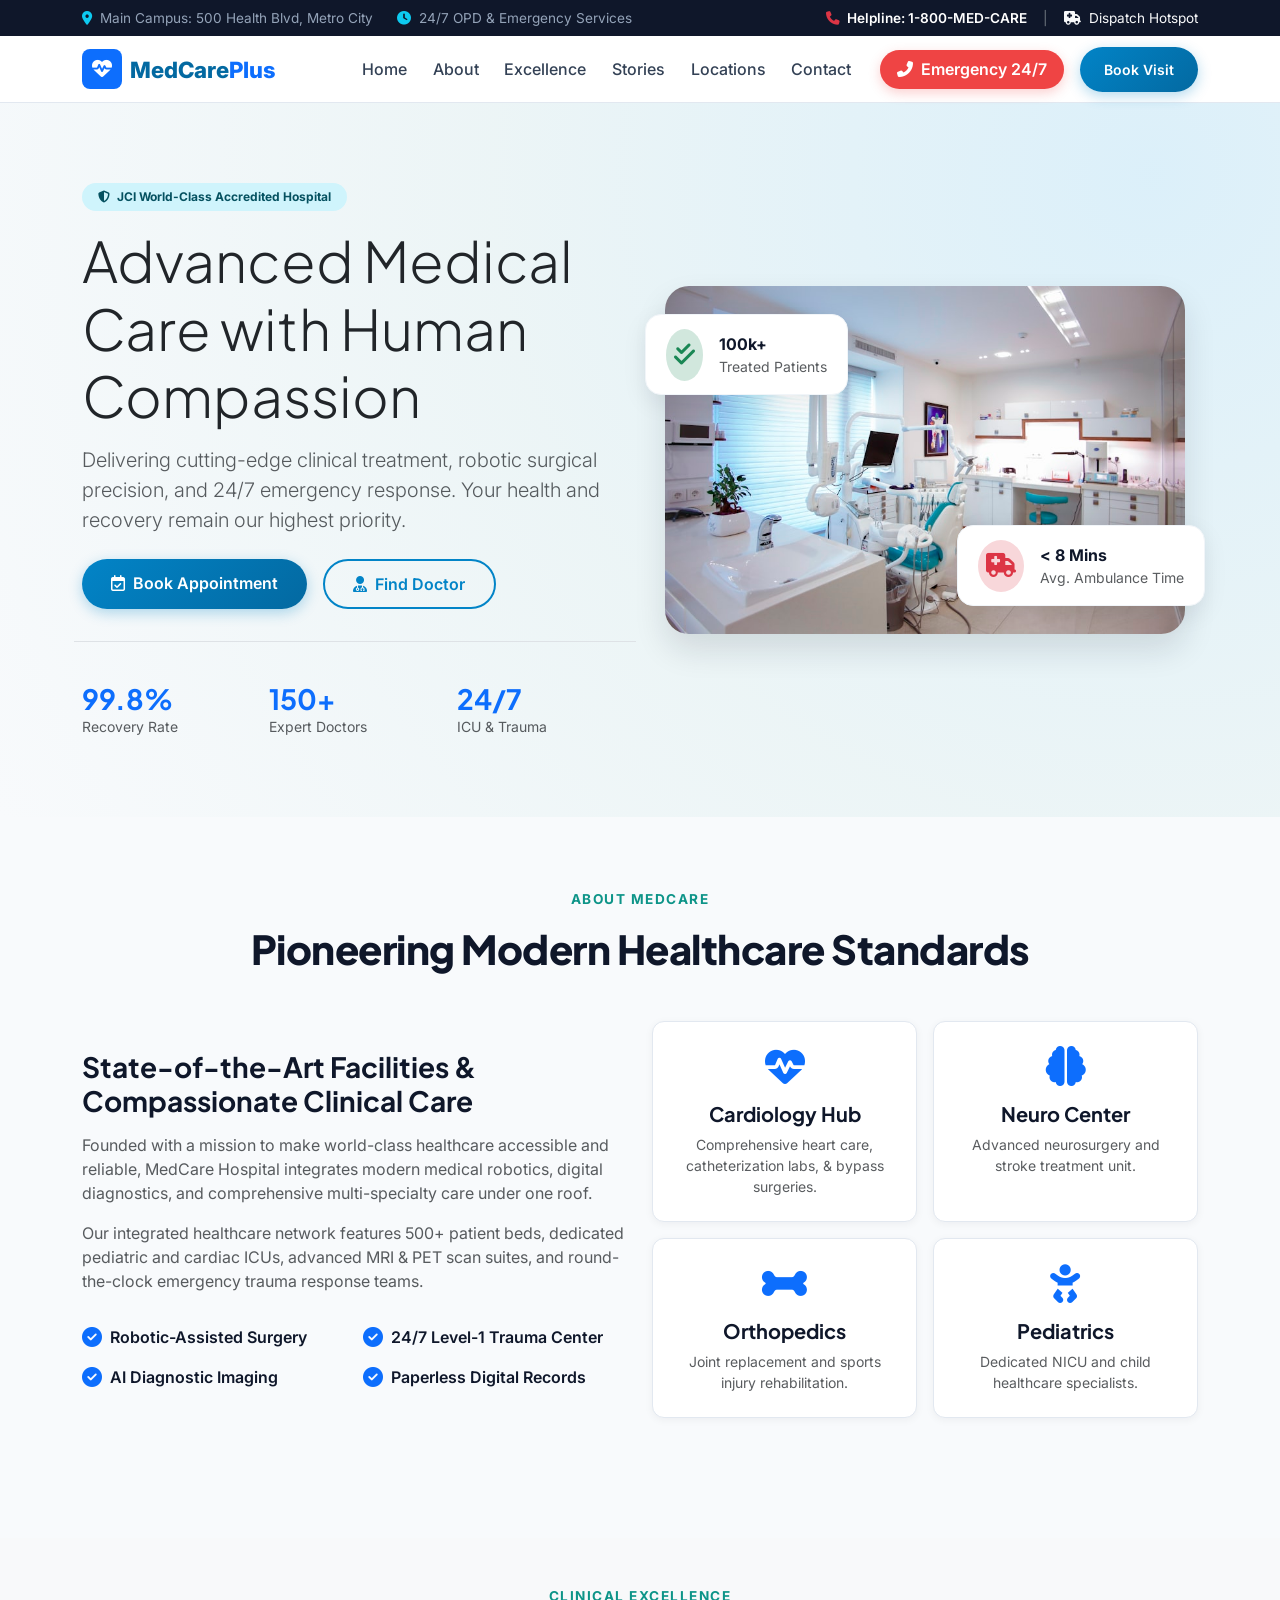
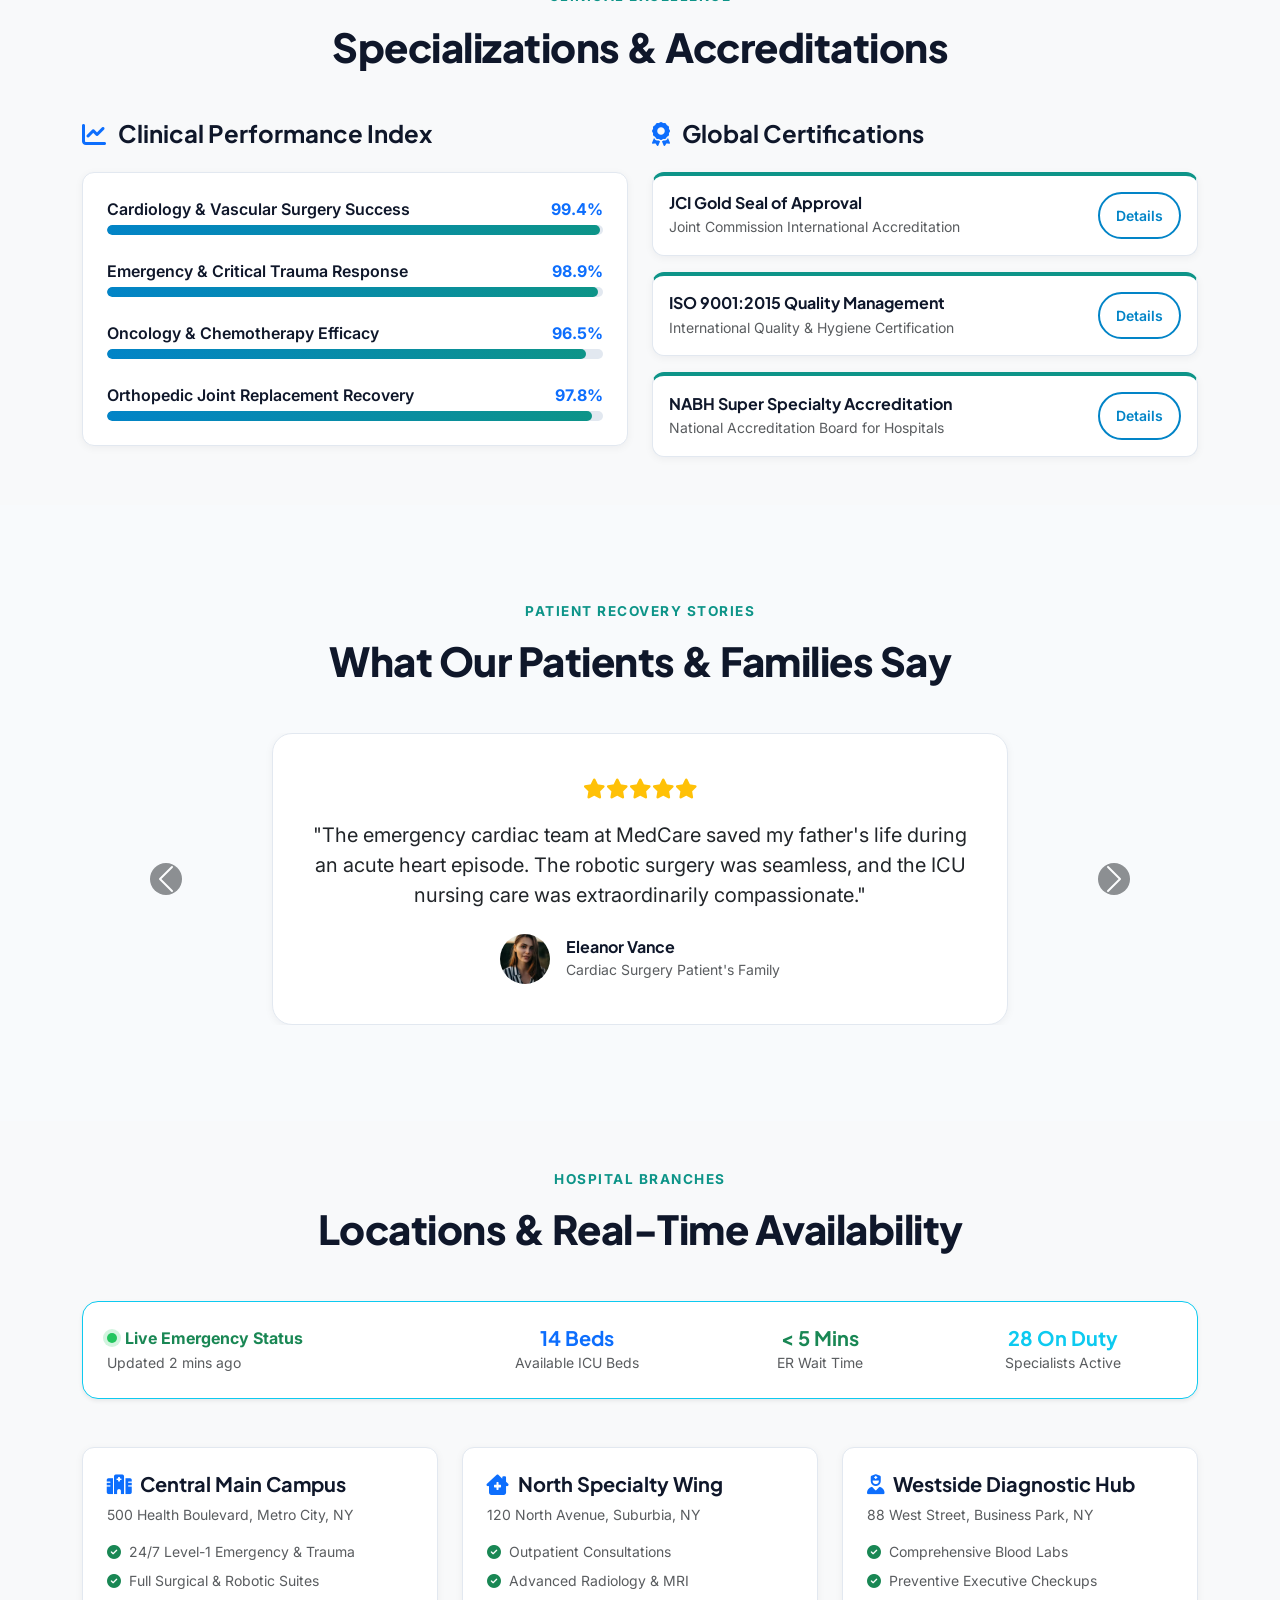
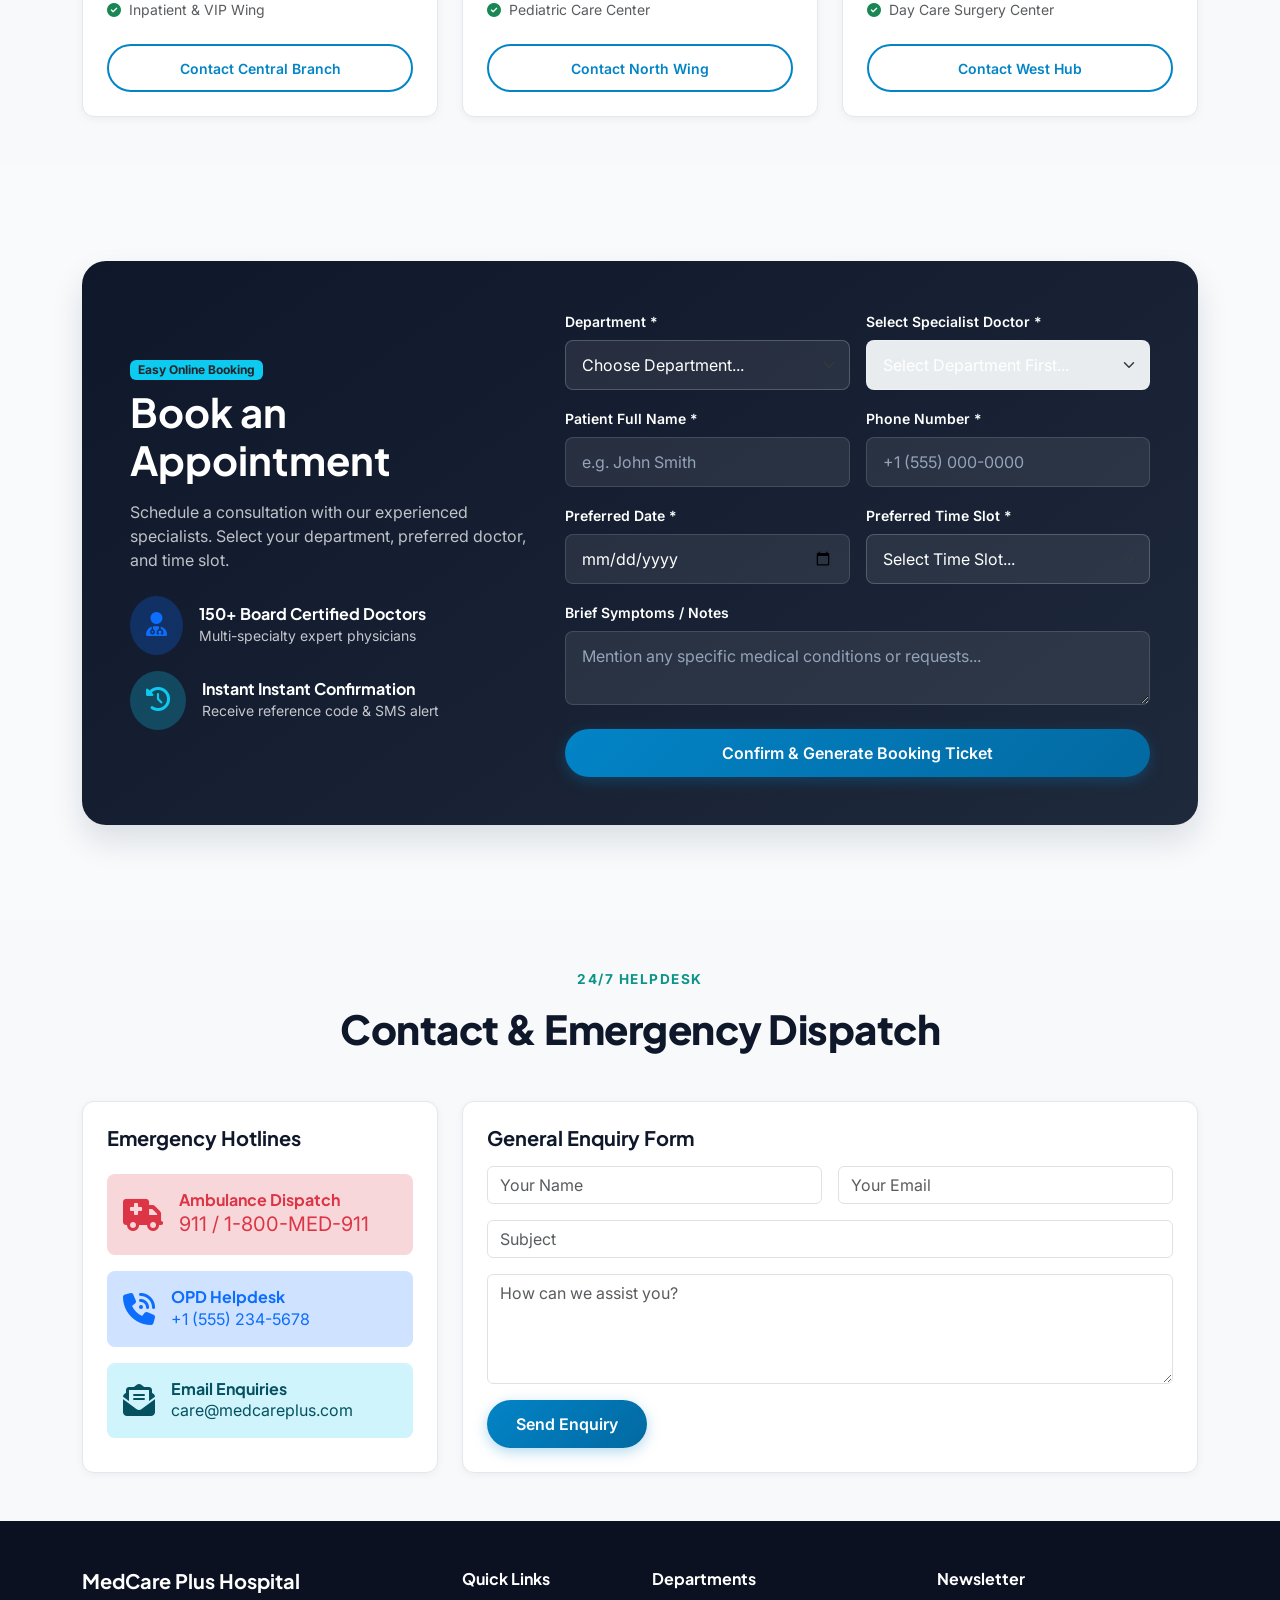
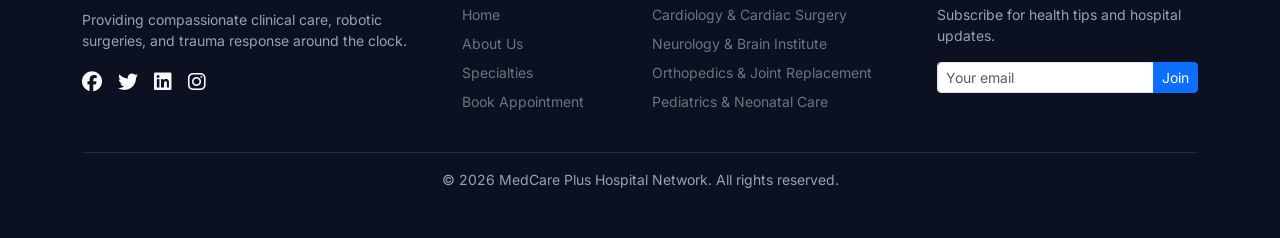
<file: index.html>
<!DOCTYPE html>
<html lang="en">
<head>
    <meta charset="UTF-8">
    <meta name="viewport" content="width=device-width, initial-scale=1.0">
    <title>MedCare Hospital | Advanced Healthcare & Medical Management</title>
    
    <!-- Google Fonts: Inter & Plus Jakarta Sans -->
    <link rel="preconnect" href="https://fonts.googleapis.com">
    <link rel="preconnect" href="https://fonts.gstatic.com" crossorigin>
    <link href="https://fonts.googleapis.com/css2?family=Plus+Jakarta+Sans:wght@400;500;600;700;800&family=Inter:wght@300;400;500;600;700&display=swap" rel="stylesheet">
    
    <!-- Bootstrap 5.3 CSS CDN -->
    <link href="https://cdn.jsdelivr.net/npm/bootstrap@5.3.2/dist/css/bootstrap.min.css" rel="stylesheet">
    
    <!-- FontAwesome 6 Icons CDN -->
    <link rel="stylesheet" href="https://cdnjs.cloudflare.com/ajax/libs/font-awesome/6.4.2/css/all.min.css">

    <link rel="stylesheet" href="./css/style.css">

</head>
        <body data-bs-spy="scroll" data-bs-target="#mainNavbar" data-bs-offset="100">

        <div class="top-bar py-2 d-none d-md-block">
            <div class="container d-flex justify-content-between align-items-center">
                <div class="d-flex gap-4">
                    <span><i class="fa-solid fa-location-dot text-info me-2"></i>Main Campus: 500 Health Blvd, Metro City</span>
                    <span><i class="fa-solid fa-clock text-info me-2"></i>24/7 OPD & Emergency Services</span>
                </div>
                <div class="d-flex gap-3">
                    <a href="tel:+15552345678" class="text-white text-decoration-none fw-semibold"><i class="fa-solid fa-phone me-1 text-danger"></i> Helpline: 1-800-MED-CARE</a>
                    <span class="text-secondary">|</span>
                    <a href="./contact.html" class="text-light text-decoration-none"><i class="fa-solid fa-ambulance me-1"></i> Dispatch Hotspot</a>
                </div>
            </div>
        </div>

    <nav id="mainNavbar" class="navbar navbar-expand-lg sticky-top navbar-custom">
        <div class="container">
            <a class="navbar-brand d-flex align-items-center gap-2" href="#hero">
                <span class="bg-primary text-white p-2 rounded-3 fs-5 d-inline-flex align-items-center justify-content-center" style="width: 40px; height: 40px;">
                    <i class="fa-solid fa-heart-pulse"></i>
                </span>
                <span>MedCare<span class="text-primary">Plus</span></span>
            </a>
            
            <div class="d-flex align-items-center gap-2 d-lg-none">
                <a href="tel:911" class="btn btn-emergency btn-sm"><i class="fa-solid fa-phone-flip"></i> 24/7</a>
                <button class="navbar-toggler border-0" type="button" data-bs-toggle="collapse" data-bs-target="#navbarContent">
                    <span class="navbar-toggler-icon"></span>
                </button>
            </div>

            <div class="collapse navbar-collapse" id="navbarContent">
                <ul class="navbar-nav ms-auto align-items-center me-lg-3">
                    <li class="nav-item"><a class="nav-link" href="./index.html">Home</a></li>
                    <li class="nav-item"><a class="nav-link" href="./about.html">About</a></li>
                    <li class="nav-item"><a class="nav-link" href="./skills.html">Excellence</a></li>
                    <li class="nav-item"><a class="nav-link" href="./testimonials.html">Stories</a></li>
                    <li class="nav-item"><a class="nav-link" href="./branches.html">Locations</a></li>
                    <li class="nav-item"><a class="nav-link" href="./contact.html">Contact</a></li>
                </ul>
                <div class="d-none d-lg-flex align-items-center gap-2">
                    <a href="./contact.html" class="btn btn-emergency me-2"><i class="fa-solid fa-phone-flip me-1"></i> Emergency 24/7</a>
                    <a href="./booking.html" class="btn btn-primary-med btn-sm px-4">Book Visit</a>
                </div>
            </div>
        </div>
    </nav>

    <section id="hero" class="hero-section">
        <div class="container">
            <div class="row align-items-center gy-5">
                <div class="col-lg-6 text-center text-lg-start">
                    <span class="badge bg-info-subtle text-info-emphasis fw-bold px-3 py-2 rounded-pill mb-3">
                        <i class="fa-solid fa-shield-halved me-1"></i> JCI World-Class Accredited Hospital
                    </span>
                    <h1 class="display-4 fw-extrabold text-dark mb-3">
                        Advanced Medical Care with Human Compassion
                    </h1>
                    <p class="lead text-muted mb-4 pe-lg-4">
                        Delivering cutting-edge clinical treatment, robotic surgical precision, and 24/7 emergency response. Your health and recovery remain our highest priority.
                    </p>
                    
                    <div class="d-flex flex-wrap justify-content-center justify-content-lg-start gap-3 mb-5">
                        <a href="./booking.html" class="btn btn-primary-med">
                            <i class="fa-regular fa-calendar-check me-2"></i>Book Appointment
                        </a>
                        <a href="./doctor_list.html" class="btn btn-outline-med">
                            <i class="fa-solid fa-user-doctor me-2"></i>Find Doctor
                        </a>
                    </div>

                    <!-- Key Health Stats -->
                    <div class="row g-3 border-top pt-4">
                        <div class="col-4">
                            <h3 class="fw-bold text-primary mb-0">99.8%</h3>
                            <p class="text-muted small mb-0">Recovery Rate</p>
                        </div>
                        <div class="col-4">
                            <h3 class="fw-bold text-primary mb-0">150+</h3>
                            <p class="text-muted small mb-0">Expert Doctors</p>
                        </div>
                        <div class="col-4">
                            <h3 class="fw-bold text-primary mb-0">24/7</h3>
                            <p class="text-muted small mb-0">ICU & Trauma</p>
                        </div>
                    </div>
                </div>

                <div class="col-lg-6 text-center">
                    <div class="hero-img-container">
                        <img src="./images/hero_image.jpg" alt="MedCare Doctor Team" class="hero-img">
                        
                        <div class="hero-badge-float badge-pos-1">
                            <div class="d-flex align-items-center gap-3">
                                <div class="bg-success-subtle text-success p-2 rounded-circle fs-4">
                                    <i class="fa-solid fa-check-double"></i>
                                </div>
                                <div class="text-start">
                                    <div class="fw-bold fs-6">100k+</div>
                                    <div class="text-muted small">Treated Patients</div>
                                </div>
                            </div>
                        </div>

                        <div class="hero-badge-float badge-pos-2">
                            <div class="d-flex align-items-center gap-3">
                                <div class="bg-danger-subtle text-danger p-2 rounded-circle fs-4">
                                    <i class="fa-solid fa-truck-medical"></i>
                                </div>
                                <div class="text-start">
                                    <div class="fw-bold fs-6">&lt; 8 Mins</div>
                                    <div class="text-muted small">Avg. Ambulance Time</div>
                                </div>
                            </div>
                        </div>
                    </div>
                </div>
            </div>
        </div>
    </section>

    <section id="about" class="py-5 my-4">
        <div class="container">
            <div class="text-center mb-5">
                <p class="section-tag">About MedCare</p>
                <h2 class="section-title display-6">Pioneering Modern Healthcare Standards</h2>
            </div>

            <div class="row align-items-center gy-4 mb-5">
                <div class="col-lg-6">
                    <h3 class="fw-bold mb-3">State-of-the-Art Facilities & Compassionate Clinical Care</h3>
                    <p class="text-muted">
                        Founded with a mission to make world-class healthcare accessible and reliable, MedCare Hospital integrates modern medical robotics, digital diagnostics, and comprehensive multi-specialty care under one roof.
                    </p>
                    <p class="text-muted">
                        Our integrated healthcare network features 500+ patient beds, dedicated pediatric and cardiac ICUs, advanced MRI & PET scan suites, and round-the-clock emergency trauma response teams.
                    </p>

                    <div class="row g-3 mt-2">
                        <div class="col-sm-6">
                            <div class="d-flex align-items-center gap-2">
                                <i class="fa-solid fa-circle-check text-primary fs-5"></i>
                                <span class="fw-semibold">Robotic-Assisted Surgery</span>
                            </div>
                        </div>
                        <div class="col-sm-6">
                            <div class="d-flex align-items-center gap-2">
                                <i class="fa-solid fa-circle-check text-primary fs-5"></i>
                                <span class="fw-semibold">24/7 Level-1 Trauma Center</span>
                            </div>
                        </div>
                        <div class="col-sm-6">
                            <div class="d-flex align-items-center gap-2">
                                <i class="fa-solid fa-circle-check text-primary fs-5"></i>
                                <span class="fw-semibold">AI Diagnostic Imaging</span>
                            </div>
                        </div>
                        <div class="col-sm-6">
                            <div class="d-flex align-items-center gap-2">
                                <i class="fa-solid fa-circle-check text-primary fs-5"></i>
                                <span class="fw-semibold">Paperless Digital Records</span>
                            </div>
                        </div>
                    </div>
                </div>

                <div class="col-lg-6">
                    <div class="row g-3">
                        <div class="col-6">
                            <div class="card-custom p-4 text-center h-100">
                                <i class="fa-solid fa-heart-pulse text-primary display-6 mb-3"></i>
                                <h5 class="fw-bold">Cardiology Hub</h5>
                                <p class="text-muted small mb-0">Comprehensive heart care, catheterization labs, & bypass surgeries.</p>
                            </div>
                        </div>
                        <div class="col-6">
                            <div class="card-custom p-4 text-center h-100">
                                <i class="fa-solid fa-brain text-primary display-6 mb-3"></i>
                                <h5 class="fw-bold">Neuro Center</h5>
                                <p class="text-muted small mb-0">Advanced neurosurgery and stroke treatment unit.</p>
                            </div>
                        </div>
                        <div class="col-6">
                            <div class="card-custom p-4 text-center h-100">
                                <i class="fa-solid fa-bone text-primary display-6 mb-3"></i>
                                <h5 class="fw-bold">Orthopedics</h5>
                                <p class="text-muted small mb-0">Joint replacement and sports injury rehabilitation.</p>
                            </div>
                        </div>
                        <div class="col-6">
                            <div class="card-custom p-4 text-center h-100">
                                <i class="fa-solid fa-baby text-primary display-6 mb-3"></i>
                                <h5 class="fw-bold">Pediatrics</h5>
                                <p class="text-muted small mb-0">Dedicated NICU and child healthcare specialists.</p>
                            </div>
                        </div>
                    </div>
                </div>
            </div>
        </div>
    </section>

    <section id="skills" class="py-5 bg-light">
        <div class="container">
            <div class="text-center mb-5">
                <p class="section-tag">Clinical Excellence</p>
                <h2 class="section-title display-6">Specializations & Accreditations</h2>
            </div>

            <div class="row gy-5">
                <!-- Departmental Expertise Metrics -->
                <div class="col-lg-6">
                    <h4 class="fw-bold mb-4"><i class="fa-solid fa-chart-line text-primary me-2"></i> Clinical Performance Index</h4>
                    <div class="card-custom p-4">
                        <div class="mb-4">
                            <div class="d-flex justify-content-between mb-1">
                                <span class="fw-semibold">Cardiology & Vascular Surgery Success</span>
                                <span class="fw-bold text-primary">99.4%</span>
                            </div>
                            <div class="progress progress-custom">
                                <div class="progress-bar progress-bar-med" style="width: 99.4%;"></div>
                            </div>
                        </div>
                        <div class="mb-4">
                            <div class="d-flex justify-content-between mb-1">
                                <span class="fw-semibold">Emergency & Critical Trauma Response</span>
                                <span class="fw-bold text-primary">98.9%</span>
                            </div>
                            <div class="progress progress-custom">
                                <div class="progress-bar progress-bar-med" style="width: 98.9%;"></div>
                            </div>
                        </div>
                        <div class="mb-4">
                            <div class="d-flex justify-content-between mb-1">
                                <span class="fw-semibold">Oncology & Chemotherapy Efficacy</span>
                                <span class="fw-bold text-primary">96.5%</span>
                            </div>
                            <div class="progress progress-custom">
                                <div class="progress-bar progress-bar-med" style="width: 96.5%;"></div>
                            </div>
                        </div>
                        <div>
                            <div class="d-flex justify-content-between mb-1">
                                <span class="fw-semibold">Orthopedic Joint Replacement Recovery</span>
                                <span class="fw-bold text-primary">97.8%</span>
                            </div>
                            <div class="progress progress-custom">
                                <div class="progress-bar progress-bar-med" style="width: 97.8%;"></div>
                            </div>
                        </div>
                    </div>
                </div>

                <!-- Verified Accreditations -->
                <div class="col-lg-6">
                    <h4 class="fw-bold mb-4"><i class="fa-solid fa-award text-primary me-2"></i> Global Certifications</h4>
                    <div class="d-flex flex-column gap-3">
                        <div class="card-custom p-3 accreditation-card d-flex align-items-center justify-content-between">
                            <div>
                                <h6 class="fw-bold mb-1">JCI Gold Seal of Approval</h6>
                                <p class="text-muted small mb-0">Joint Commission International Accreditation</p>
                            </div>
                            <button class="btn btn-sm btn-outline-med px-3" onclick="openCertModal('Joint Commission International (JCI)', 'Global Healthcare Quality Standard', 'Valid through 2028', 'JCI-MED-99482')">Details</button>
                        </div>
                        <div class="card-custom p-3 accreditation-card d-flex align-items-center justify-content-between">
                            <div>
                                <h6 class="fw-bold mb-1">ISO 9001:2015 Quality Management</h6>
                                <p class="text-muted small mb-0">International Quality & Hygiene Certification</p>
                            </div>
                            <button class="btn btn-sm btn-outline-med px-3" onclick="openCertModal('ISO 9001:2015 Certification', 'Global Hospital Infrastructure Standard', 'Valid through 2027', 'ISO-9001-MEDCARE')">Details</button>
                        </div>
                        <div class="card-custom p-3 accreditation-card d-flex align-items-center justify-content-between">
                            <div>
                                <h6 class="fw-bold mb-1">NABH Super Specialty Accreditation</h6>
                                <p class="text-muted small mb-0">National Accreditation Board for Hospitals</p>
                            </div>
                            <button class="btn btn-sm btn-outline-med px-3" onclick="openCertModal('NABH Accreditation', 'Patient Safety & Clinical Protocol Standard', 'Valid through 2029', 'NABH-2024-8841')">Details</button>
                        </div>
                    </div>
                </div>
            </div>
        </div>
    </section>

    <section id="testimonials" class="py-5 my-5">
        <div class="container">
            <div class="text-center mb-5">
                <p class="section-tag">Patient Recovery Stories</p>
                <h2 class="section-title display-6">What Our Patients & Families Say</h2>
            </div>

            <div id="testimonialCarousel" class="carousel slide" data-bs-ride="carousel">
                <div class="carousel-inner">
                    <div class="carousel-item active">
                        <div class="row justify-content-center">
                            <div class="col-lg-8">
                                <div class="testimonial-card text-center">
                                    <div class="text-warning fs-5 mb-3">
                                        <i class="fa-solid fa-star"></i><i class="fa-solid fa-star"></i><i class="fa-solid fa-star"></i><i class="fa-solid fa-star"></i><i class="fa-solid fa-star"></i>
                                    </div>
                                    <p class="fs-5 italic text-dark mb-4">"The emergency cardiac team at MedCare saved my father's life during an acute heart episode. The robotic surgery was seamless, and the ICU nursing care was extraordinarily compassionate."</p>
                                    <div class="d-flex align-items-center justify-content-center gap-3">
                                        <img src="./images/eleanor.avif" alt="Patient Relative" class="rounded-circle" style="width: 50px; height: 50px; object-fit: cover;">
                                        <div class="text-start">
                                            <h6 class="fw-bold mb-0">Eleanor Vance</h6>
                                            <small class="text-muted">Cardiac Surgery Patient's Family</small>
                                        </div>
                                    </div>
                                </div>
                            </div>
                        </div>
                    </div>

                    <div class="carousel-item">
                        <div class="row justify-content-center">
                            <div class="col-lg-8">
                                <div class="testimonial-card text-center">
                                    <div class="text-warning fs-5 mb-3">
                                        <i class="fa-solid fa-star"></i><i class="fa-solid fa-star"></i><i class="fa-solid fa-star"></i><i class="fa-solid fa-star"></i><i class="fa-solid fa-star"></i>
                                    </div>
                                    <p class="fs-5 italic text-dark mb-4">"Booking an appointment online was smooth and effortless. Dr. Smith took ample time to explain my orthopedic surgery plan. Recovery was far faster than expected."</p>
                                    <div class="d-flex align-items-center justify-content-center gap-3">
                                        <img src="./images/david.avif" alt="Patient" class="rounded-circle" style="width: 50px; height: 50px; object-fit: cover;">
                                        <div class="text-start">
                                            <h6 class="fw-bold mb-0">David Miller</h6>
                                            <small class="text-muted">Orthopedic Rehabilitation Patient</small>
                                        </div>
                                    </div>
                                </div>
                            </div>
                        </div>
                    </div>
                </div>

                <button class="carousel-control-prev" type="button" data-bs-target="#testimonialCarousel" data-bs-slide="prev">
                    <span class="carousel-control-prev-icon bg-dark rounded-circle p-3" aria-hidden="true"></span>
                    <span class="visually-hidden">Previous</span>
                </button>
                <button class="carousel-control-next" type="button" data-bs-target="#testimonialCarousel" data-bs-slide="next">
                    <span class="carousel-control-next-icon bg-dark rounded-circle p-3" aria-hidden="true"></span>
                    <span class="visually-hidden">Next</span>
                </button>
            </div>
        </div>
    </section>

    <section id="locations" class="py-5 bg-light">
        <div class="container">
            <div class="text-center mb-5">
                <p class="section-tag">Hospital Branches</p>
                <h2 class="section-title display-6">Locations & Real-Time Availability</h2>
            </div>

            <!-- Real-time Bed & ER Tracker Banner -->
            <div class="alert bg-white border border-info rounded-4 shadow-sm p-4 mb-5">
                <div class="row align-items-center text-center text-md-start g-3">
                    <div class="col-md-4 border-end-md">
                        <div class="d-flex align-items-center justify-content-center justify-content-md-start gap-2">
                            <span class="live-dot"></span>
                            <span class="fw-bold text-success">Live Emergency Status</span>
                        </div>
                        <small class="text-muted">Updated 2 mins ago</small>
                    </div>
                    <div class="col-md-8">
                        <div class="row text-center">
                            <div class="col-4">
                                <h5 class="fw-bold mb-0 text-primary">14 Beds</h5>
                                <small class="text-muted">Available ICU Beds</small>
                            </div>
                            <div class="col-4">
                                <h5 class="fw-bold mb-0 text-success">&lt; 5 Mins</h5>
                                <small class="text-muted">ER Wait Time</small>
                            </div>
                            <div class="col-4">
                                <h5 class="fw-bold mb-0 text-info">28 On Duty</h5>
                                <small class="text-muted">Specialists Active</small>
                            </div>
                        </div>
                    </div>
                </div>
            </div>

            <!-- Branches Grid -->
            <div class="row g-4">
                <div class="col-lg-4">
                    <div class="card-custom p-4 h-100">
                        <h5 class="fw-bold mb-2"><i class="fa-solid fa-hospital text-primary me-2"></i>Central Main Campus</h5>
                        <p class="text-muted small mb-3">500 Health Boulevard, Metro City, NY</p>
                        <ul class="list-unstyled small text-muted mb-4">
                            <li class="mb-2"><i class="fa-solid fa-circle-check text-success me-2"></i>24/7 Level-1 Emergency & Trauma</li>
                            <li class="mb-2"><i class="fa-solid fa-circle-check text-success me-2"></i>Full Surgical & Robotic Suites</li>
                            <li><i class="fa-solid fa-circle-check text-success me-2"></i>Inpatient & VIP Wing</li>
                        </ul>
                        <a href="tel:1800555999" class="btn btn-sm btn-outline-med w-100">Contact Central Branch</a>
                    </div>
                </div>

                <div class="col-lg-4">
                    <div class="card-custom p-4 h-100">
                        <h5 class="fw-bold mb-2"><i class="fa-solid fa-clinic-medical text-primary me-2"></i>North Specialty Wing</h5>
                        <p class="text-muted small mb-3">120 North Avenue, Suburbia, NY</p>
                        <ul class="list-unstyled small text-muted mb-4">
                            <li class="mb-2"><i class="fa-solid fa-circle-check text-success me-2"></i>Outpatient Consultations</li>
                            <li class="mb-2"><i class="fa-solid fa-circle-check text-success me-2"></i>Advanced Radiology & MRI</li>
                            <li><li class="mb-2"><i class="fa-solid fa-circle-check text-success me-2"></i>Pediatric Care Center</li>
                        </ul>
                        <a href="tel:1800555999" class="btn btn-sm btn-outline-med w-100">Contact North Wing</a>
                    </div>
                </div>

                <div class="col-lg-4">
                    <div class="card-custom p-4 h-100">
                        <h5 class="fw-bold mb-2"><i class="fa-solid fa-user-nurse text-primary me-2"></i>Westside Diagnostic Hub</h5>
                        <p class="text-muted small mb-3">88 West Street, Business Park, NY</p>
                        <ul class="list-unstyled small text-muted mb-4">
                            <li class="mb-2"><i class="fa-solid fa-circle-check text-success me-2"></i>Comprehensive Blood Labs</li>
                            <li class="mb-2"><i class="fa-solid fa-circle-check text-success me-2"></i>Preventive Executive Checkups</li>
                            <li><i class="fa-solid fa-circle-check text-success me-2"></i>Day Care Surgery Center</li>
                        </ul>
                        <a href="tel:1800555999" class="btn btn-sm btn-outline-med w-100">Contact West Hub</a>
                    </div>
                </div>
            </div>
        </div>
    </section>

    <section id="booking" class="py-5 my-5">
        <div class="container">
            <div class="booking-card p-4 p-md-5">
                <div class="row align-items-center gy-4">
                    <div class="col-lg-5">
                        <span class="badge bg-info text-dark mb-2">Easy Online Booking</span>
                        <h2 class="display-6 fw-bold mb-3">Book an Appointment</h2>
                        <p class="text-light opacity-75 mb-4">
                            Schedule a consultation with our experienced specialists. Select your department, preferred doctor, and time slot.
                        </p>

                        <div class="d-flex flex-column gap-3">
                            <div class="d-flex align-items-center gap-3">
                                <div class="bg-primary bg-opacity-25 p-3 rounded-circle text-primary">
                                    <i class="fa-solid fa-user-doctor fs-4"></i>
                                </div>
                                <div>
                                    <h6 class="fw-bold mb-0">150+ Board Certified Doctors</h6>
                                    <small class="opacity-75">Multi-specialty expert physicians</small>
                                </div>
                            </div>
                            <div class="d-flex align-items-center gap-3">
                                <div class="bg-info bg-opacity-25 p-3 rounded-circle text-info">
                                    <i class="fa-solid fa-clock-rotate-left fs-4"></i>
                                </div>
                                <div>
                                    <h6 class="fw-bold mb-0">Instant Instant Confirmation</h6>
                                    <small class="opacity-75">Receive reference code & SMS alert</small>
                                </div>
                            </div>
                        </div>
                    </div>

                    <div class="col-lg-7">
                        <form id="appointmentForm" onsubmit="handleAppointmentSubmit(event)">
                            <div class="row g-3">
                                <div class="col-md-6">
                                    <label class="form-label small fw-semibold">Department *</label>
                                    <select id="departmentSelect" class="form-select form-select-med" required onchange="updateDoctors()">
                                        <option value="" selected disabled>Choose Department...</option>
                                        <option value="cardiology">Cardiology</option>
                                        <option value="neurology">Neurology</option>
                                        <option value="orthopedics">Orthopedics</option>
                                        <option value="pediatrics">Pediatrics</option>
                                    </select>
                                </div>

                                <div class="col-md-6">
                                    <label class="form-label small fw-semibold">Select Specialist Doctor *</label>
                                    <select id="doctorSelect" class="form-select form-select-med" required disabled>
                                        <option value="" selected disabled>Select Department First...</option>
                                    </select>
                                </div>

                                <div class="col-md-6">
                                    <label class="form-label small fw-semibold">Patient Full Name *</label>
                                    <input type="text" id="patientName" class="form-control form-control-med" placeholder="e.g. John Smith" required>
                                </div>

                                <div class="col-md-6">
                                    <label class="form-label small fw-semibold">Phone Number *</label>
                                    <input type="tel" id="patientPhone" class="form-control form-control-med" placeholder="+1 (555) 000-0000" required>
                                </div>

                                <div class="col-md-6">
                                    <label class="form-label small fw-semibold">Preferred Date *</label>
                                    <input type="date" id="appointmentDate" class="form-control form-control-med" required>
                                </div>

                                <div class="col-md-6">
                                    <label class="form-label small fw-semibold">Preferred Time Slot *</label>
                                    <select class="form-select form-select-med" required>
                                        <option value="" selected disabled>Select Time Slot...</option>
                                        <option value="09:00 AM">09:00 AM - 11:00 AM</option>
                                        <option value="11:30 AM">11:30 AM - 01:30 PM</option>
                                        <option value="02:30 PM">02:30 PM - 04:30 PM</option>
                                        <option value="05:00 PM">05:00 PM - 07:00 PM</option>
                                    </select>
                                </div>

                                <div class="col-12">
                                    <label class="form-label small fw-semibold">Brief Symptoms / Notes</label>
                                    <textarea class="form-control form-control-med" rows="2" placeholder="Mention any specific medical conditions or requests..."></textarea>
                                </div>

                                <div class="col-12 mt-4">
                                    <button type="submit" class="btn btn-primary-med w-100">Confirm & Generate Booking Ticket</button>
                                </div>
                            </div>
                        </form>
                    </div>
                </div>
            </div>
        </div>
    </section>

    <section id="contact" class="py-5 bg-light">
        <div class="container">
            <div class="text-center mb-5">
                <p class="section-tag">24/7 Helpdesk</p>
                <h2 class="section-title display-6">Contact & Emergency Dispatch</h2>
            </div>

            <div class="row g-4">
                <div class="col-lg-4">
                    <div class="card-custom p-4 h-100">
                        <h5 class="fw-bold mb-4">Emergency Hotlines</h5>
                        
                        <a href="tel:911"
                            class="text-decoration-none text-danger">
                                <div class="d-flex align-items-center gap-3 mb-3 p-3 bg-danger-subtle rounded-3 text-danger">
                                    <i class="fa-solid fa-truck-medical fs-2"></i>

                                    <div>
                                        <h6 class="fw-bold mb-0">Ambulance Dispatch</h6>
                                        <span class="fw-extrabold fs-5">
                                            911 / 1-800-MED-911
                                        </span>
                                    </div>
                                </div>
                        </a>

                        <a href="tel:+15552345678"
                            class="text-decoration-none text-primary">
                                <div class="d-flex align-items-center gap-3 mb-3 p-3 bg-primary-subtle rounded-3 text-primary">
                                    <i class="fa-solid fa-phone-volume fs-2"></i>

                                    <div>
                                        <h6 class="fw-bold mb-0">OPD Helpdesk</h6>
                                        <span>+1 (555) 234-5678</span>
                                    </div>
                                </div>
                        </a>

                        <a href="mailto:care@medcareplus.com"
                            class="text-decoration-none text-info-emphasis">
                                <div class="d-flex align-items-center gap-3 p-3 bg-info-subtle rounded-3 text-info-emphasis">
                                    <i class="fa-solid fa-envelope-open-text fs-2"></i>

                                    <div>
                                        <h6 class="fw-bold mb-0">Email Enquiries</h6>
                                        <span>care@medcareplus.com</span>
                                    </div>
                                </div>
                        </a>
                        
                    </div>
                </div>

                <div class="col-lg-8">
                    <div class="card-custom p-4 h-100">
                        <h5 class="fw-bold mb-3">General Enquiry Form</h5>
                        <form onsubmit="handleGeneralEnquiry(event)">
                            <div class="row g-3">
                                <div class="col-md-6">
                                    <input type="text" class="form-control" placeholder="Your Name" required>
                                </div>
                                <div class="col-md-6">
                                    <input type="email" class="form-control" placeholder="Your Email" required>
                                </div>
                                <div class="col-12">
                                    <input type="text" class="form-control" placeholder="Subject">
                                </div>
                                <div class="col-12">
                                    <textarea class="form-control" rows="4" placeholder="How can we assist you?" required></textarea>
                                </div>
                                <div class="col-12">
                                    <button type="submit" class="btn btn-primary-med">Send Enquiry</button>
                                </div>
                            </div>
                        </form>
                    </div>
                </div>
            </div>
        </div>
    </section>

    <footer class="py-5">
        <div class="container">
            <div class="row g-4 mb-4">
                <div class="col-lg-4">
                    <h5 class="text-white fw-bold mb-3">MedCare Plus Hospital</h5>
                    <p class="small">Providing compassionate clinical care, robotic surgeries, and trauma response around the clock.</p>
                    <div class="d-flex gap-3">
                        <a href="#" class="text-light fs-5"><i class="fa-brands fa-facebook"></i></a>
                        <a href="#" class="text-light fs-5"><i class="fa-brands fa-twitter"></i></a>
                        <a href="#" class="text-light fs-5"><i class="fa-brands fa-linkedin"></i></a>
                        <a href="#" class="text-light fs-5"><i class="fa-brands fa-instagram"></i></a>
                    </div>
                </div>
                <div class="col-6 col-lg-2">
                    <h6 class="text-white fw-bold mb-3">Quick Links</h6>
                    <ul class="list-unstyled small d-flex flex-column gap-2">
                        <li><a href="#hero" class="text-secondary text-decoration-none">Home</a></li>
                        <li><a href="#about" class="text-secondary text-decoration-none">About Us</a></li>
                        <li><a href="#skills" class="text-secondary text-decoration-none">Specialties</a></li>
                        <li><a href="#booking" class="text-secondary text-decoration-none">Book Appointment</a></li>
                    </ul>
                </div>
                <div class="col-6 col-lg-3">
                    <h6 class="text-white fw-bold mb-3">Departments</h6>
                    <ul class="list-unstyled small d-flex flex-column gap-2">
                        <li><span class="text-secondary">Cardiology & Cardiac Surgery</span></li>
                        <li><span class="text-secondary">Neurology & Brain Institute</span></li>
                        <li><span class="text-secondary">Orthopedics & Joint Replacement</span></li>
                        <li><span class="text-secondary">Pediatrics & Neonatal Care</span></li>
                    </ul>
                </div>
                <div class="col-lg-3">
                    <h6 class="text-white fw-bold mb-3">Newsletter</h6>
                    <p class="small">Subscribe for health tips and hospital updates.</p>
                    <form onsubmit="event.preventDefault(); alert('Subscribed to health newsletter!');">
                        <div class="input-group">
                            <input type="email" class="form-control form-control-sm" placeholder="Your email" required>
                            <button class="btn btn-primary btn-sm" type="submit">Join</button>
                        </div>
                    </form>
                </div>
            </div>
            <hr class="border-secondary">
            <p class="text-center small mb-0">&copy; 2026 MedCare Plus Hospital Network. All rights reserved.</p>
        </div>
    </footer>

    <!-- Certification Modal -->
    <div class="modal fade" id="certModal" tabindex="-1" aria-hidden="true">
        <div class="modal-dialog modal-dialog-centered">
            <div class="modal-content">
                <div class="modal-header border-0">
                    <h5 class="modal-title fw-bold" id="modalCertTitle">Accreditation Details</h5>
                    <button type="button" class="btn-close" data-bs-dismiss="modal" aria-label="Close"></button>
                </div>
                <div class="modal-body text-center py-4">
                    <i class="fa-solid fa-award text-primary display-3 mb-3"></i>
                    <h5 id="modalCertName" class="fw-bold"></h5>
                    <p id="modalCertCategory" class="text-muted mb-1"></p>
                    <p id="modalCertValidity" class="text-success small fw-semibold mb-3"></p>
                    <div class="p-2 bg-light rounded text-monospace small" id="modalCertCode"></div>
                </div>
                <div class="modal-footer border-0">
                    <button type="button" class="btn btn-secondary btn-sm" data-bs-dismiss="modal">Close</button>
                </div>
            </div>
        </div>
    </div>

    <!-- Appointment Ticket Confirmation Modal -->
    <div class="modal fade" id="ticketModal" tabindex="-1" aria-hidden="true">
        <div class="modal-dialog modal-dialog-centered">
            <div class="modal-content">
                <div class="modal-header bg-primary text-white">
                    <h5 class="modal-title fw-bold"><i class="fa-solid fa-ticket me-2"></i>Appointment Confirmation</h5>
                    <button type="button" class="btn-close btn-close-white" data-bs-dismiss="modal" aria-label="Close"></button>
                </div>
                <div class="modal-body py-4">
                    <div class="text-center mb-4">
                        <i class="fa-solid fa-circle-check text-success display-4 mb-2"></i>
                        <h4 class="fw-bold">Booking Confirmed!</h4>
                        <p class="text-muted small">Your appointment token has been issued.</p>
                    </div>
                    
                    <div class="card bg-light border-0 p-3 mb-3">
                        <div class="d-flex justify-content-between mb-2">
                            <span class="text-muted small">Reference Code:</span>
                            <span class="fw-bold text-primary" id="ticketRef">#MC-892301</span>
                        </div>
                        <div class="d-flex justify-content-between mb-2">
                            <span class="text-muted small">Patient Name:</span>
                            <span class="fw-semibold" id="ticketName">-</span>
                        </div>
                        <div class="d-flex justify-content-between mb-2">
                            <span class="text-muted small">Doctor:</span>
                            <span class="fw-semibold" id="ticketDoctor">-</span>
                        </div>
                        <div class="d-flex justify-content-between">
                            <span class="text-muted small">Date:</span>
                            <span class="fw-semibold" id="ticketDate">-</span>
                        </div>
                    </div>

                    <p class="small text-muted text-center mb-0">Please arrive 15 minutes prior to your scheduled slot with your identification document.</p>
                </div>
                <div class="modal-footer">
                    <button type="button" class="btn btn-primary btn-sm w-100" data-bs-dismiss="modal">Close & Save Ticket</button>
                </div>
            </div>
        </div>
    </div>

    <!-- Bootstrap 5 JS Bundle CDN -->
    <script src="https://cdn.jsdelivr.net/npm/bootstrap@5.3.2/dist/js/bootstrap.bundle.min.js"></script>

    <script src="./js/main.js"></script>
</body>
</html>
</file>
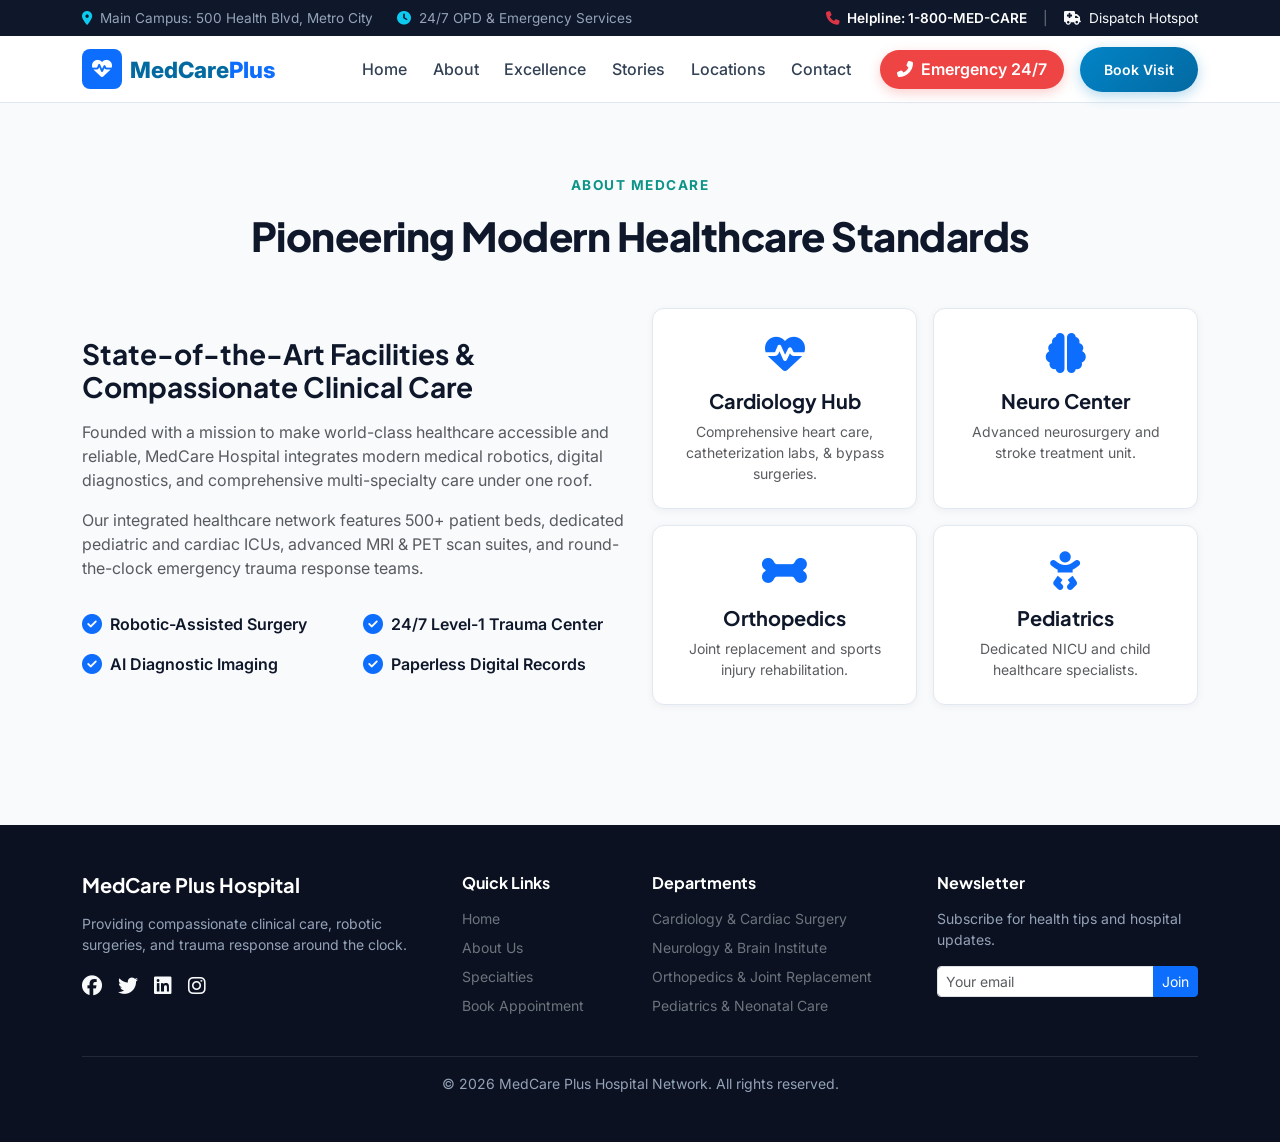
<file: about.html>
<!DOCTYPE html>
<html lang="en">
<head>
    <meta charset="UTF-8">
    <meta name="viewport" content="width=device-width, initial-scale=1.0">
    <title>MedCare Hospital | Advanced Healthcare & Medical Management</title>
    
    <!-- Google Fonts: Inter & Plus Jakarta Sans -->
    <link rel="preconnect" href="https://fonts.googleapis.com">
    <link rel="preconnect" href="https://fonts.gstatic.com" crossorigin>
    <link href="https://fonts.googleapis.com/css2?family=Plus+Jakarta+Sans:wght@400;500;600;700;800&family=Inter:wght@300;400;500;600;700&display=swap" rel="stylesheet">
    
    <!-- Bootstrap 5.3 CSS CDN -->
    <link href="https://cdn.jsdelivr.net/npm/bootstrap@5.3.2/dist/css/bootstrap.min.css" rel="stylesheet">
    
    <!-- FontAwesome 6 Icons CDN -->
    <link rel="stylesheet" href="https://cdnjs.cloudflare.com/ajax/libs/font-awesome/6.4.2/css/all.min.css">

    <link rel="stylesheet" href="./css/style.css">

</head>
    <body data-bs-spy="scroll" data-bs-target="#mainNavbar" data-bs-offset="100">

        <div class="top-bar py-2 d-none d-md-block">
            <div class="container d-flex justify-content-between align-items-center">
                <div class="d-flex gap-4">
                    <span><i class="fa-solid fa-location-dot text-info me-2"></i>Main Campus: 500 Health Blvd, Metro City</span>
                    <span><i class="fa-solid fa-clock text-info me-2"></i>24/7 OPD & Emergency Services</span>
                </div>
                <div class="d-flex gap-3">
                    <a href="tel:+15552345678" class="text-white text-decoration-none fw-semibold"><i class="fa-solid fa-phone me-1 text-danger"></i> Helpline: 1-800-MED-CARE</a>
                    <span class="text-secondary">|</span>
                    <a href="./contact.html" class="text-light text-decoration-none"><i class="fa-solid fa-ambulance me-1"></i> Dispatch Hotspot</a>
                </div>
            </div>
        </div>

    <nav id="mainNavbar" class="navbar navbar-expand-lg sticky-top navbar-custom">
        <div class="container">
            <a class="navbar-brand d-flex align-items-center gap-2" href="#hero">
                <span class="bg-primary text-white p-2 rounded-3 fs-5 d-inline-flex align-items-center justify-content-center" style="width: 40px; height: 40px;">
                    <i class="fa-solid fa-heart-pulse"></i>
                </span>
                <span>MedCare<span class="text-primary">Plus</span></span>
            </a>
            
            <div class="d-flex align-items-center gap-2 d-lg-none">
                <a href="tel:911" class="btn btn-emergency btn-sm"><i class="fa-solid fa-phone-flip"></i> 24/7</a>
                <button class="navbar-toggler border-0" type="button" data-bs-toggle="collapse" data-bs-target="#navbarContent">
                    <span class="navbar-toggler-icon"></span>
                </button>
            </div>

            <div class="collapse navbar-collapse" id="navbarContent">
                <ul class="navbar-nav ms-auto align-items-center me-lg-3">
                    <li class="nav-item"><a class="nav-link" href="./index.html">Home</a></li>
                    <li class="nav-item"><a class="nav-link" href="./about.html">About</a></li>
                    <li class="nav-item"><a class="nav-link" href="./skills.html">Excellence</a></li>
                    <li class="nav-item"><a class="nav-link" href="./testimonials.html">Stories</a></li>
                    <li class="nav-item"><a class="nav-link" href="./branches.html">Locations</a></li>
                    <li class="nav-item"><a class="nav-link" href="./contact.html">Contact</a></li>
                </ul>
                <div class="d-none d-lg-flex align-items-center gap-2">
                    <a href="./contact.html" class="btn btn-emergency me-2"><i class="fa-solid fa-phone-flip me-1"></i> Emergency 24/7</a>
                    <a href="/booking.html" class="btn btn-primary-med btn-sm px-4">Book Visit</a>
                </div>
            </div>
        </div>
    </nav>

    <section id="about" class="py-5 my-4">
        <div class="container">
            <div class="text-center mb-5">
                <p class="section-tag">About MedCare</p>
                <h2 class="section-title display-6">Pioneering Modern Healthcare Standards</h2>
            </div>

            <div class="row align-items-center gy-4 mb-5">
                <div class="col-lg-6">
                    <h3 class="fw-bold mb-3">State-of-the-Art Facilities & Compassionate Clinical Care</h3>
                    <p class="text-muted">
                        Founded with a mission to make world-class healthcare accessible and reliable, MedCare Hospital integrates modern medical robotics, digital diagnostics, and comprehensive multi-specialty care under one roof.
                    </p>
                    <p class="text-muted">
                        Our integrated healthcare network features 500+ patient beds, dedicated pediatric and cardiac ICUs, advanced MRI & PET scan suites, and round-the-clock emergency trauma response teams.
                    </p>

                    <div class="row g-3 mt-2">
                        <div class="col-sm-6">
                            <div class="d-flex align-items-center gap-2">
                                <i class="fa-solid fa-circle-check text-primary fs-5"></i>
                                <span class="fw-semibold">Robotic-Assisted Surgery</span>
                            </div>
                        </div>
                        <div class="col-sm-6">
                            <div class="d-flex align-items-center gap-2">
                                <i class="fa-solid fa-circle-check text-primary fs-5"></i>
                                <span class="fw-semibold">24/7 Level-1 Trauma Center</span>
                            </div>
                        </div>
                        <div class="col-sm-6">
                            <div class="d-flex align-items-center gap-2">
                                <i class="fa-solid fa-circle-check text-primary fs-5"></i>
                                <span class="fw-semibold">AI Diagnostic Imaging</span>
                            </div>
                        </div>
                        <div class="col-sm-6">
                            <div class="d-flex align-items-center gap-2">
                                <i class="fa-solid fa-circle-check text-primary fs-5"></i>
                                <span class="fw-semibold">Paperless Digital Records</span>
                            </div>
                        </div>
                    </div>
                </div>

                <div class="col-lg-6">
                    <div class="row g-3">
                        <div class="col-6">
                            <div class="card-custom p-4 text-center h-100">
                                <i class="fa-solid fa-heart-pulse text-primary display-6 mb-3"></i>
                                <h5 class="fw-bold">Cardiology Hub</h5>
                                <p class="text-muted small mb-0">Comprehensive heart care, catheterization labs, & bypass surgeries.</p>
                            </div>
                        </div>
                        <div class="col-6">
                            <div class="card-custom p-4 text-center h-100">
                                <i class="fa-solid fa-brain text-primary display-6 mb-3"></i>
                                <h5 class="fw-bold">Neuro Center</h5>
                                <p class="text-muted small mb-0">Advanced neurosurgery and stroke treatment unit.</p>
                            </div>
                        </div>
                        <div class="col-6">
                            <div class="card-custom p-4 text-center h-100">
                                <i class="fa-solid fa-bone text-primary display-6 mb-3"></i>
                                <h5 class="fw-bold">Orthopedics</h5>
                                <p class="text-muted small mb-0">Joint replacement and sports injury rehabilitation.</p>
                            </div>
                        </div>
                        <div class="col-6">
                            <div class="card-custom p-4 text-center h-100">
                                <i class="fa-solid fa-baby text-primary display-6 mb-3"></i>
                                <h5 class="fw-bold">Pediatrics</h5>
                                <p class="text-muted small mb-0">Dedicated NICU and child healthcare specialists.</p>
                            </div>
                        </div>
                    </div>
                </div>
            </div>
        </div>
    </section>

    <footer class="py-5">
        <div class="container">
            <div class="row g-4 mb-4">
                <div class="col-lg-4">
                    <h5 class="text-white fw-bold mb-3">MedCare Plus Hospital</h5>
                    <p class="small">Providing compassionate clinical care, robotic surgeries, and trauma response around the clock.</p>
                    <div class="d-flex gap-3">
                        <a href="#" class="text-light fs-5"><i class="fa-brands fa-facebook"></i></a>
                        <a href="#" class="text-light fs-5"><i class="fa-brands fa-twitter"></i></a>
                        <a href="#" class="text-light fs-5"><i class="fa-brands fa-linkedin"></i></a>
                        <a href="#" class="text-light fs-5"><i class="fa-brands fa-instagram"></i></a>
                    </div>
                </div>
                <div class="col-6 col-lg-2">
                    <h6 class="text-white fw-bold mb-3">Quick Links</h6>
                    <ul class="list-unstyled small d-flex flex-column gap-2">
                        <li><a href="#hero" class="text-secondary text-decoration-none">Home</a></li>
                        <li><a href="#about" class="text-secondary text-decoration-none">About Us</a></li>
                        <li><a href="#skills" class="text-secondary text-decoration-none">Specialties</a></li>
                        <li><a href="#booking" class="text-secondary text-decoration-none">Book Appointment</a></li>
                    </ul>
                </div>
                <div class="col-6 col-lg-3">
                    <h6 class="text-white fw-bold mb-3">Departments</h6>
                    <ul class="list-unstyled small d-flex flex-column gap-2">
                        <li><span class="text-secondary">Cardiology & Cardiac Surgery</span></li>
                        <li><span class="text-secondary">Neurology & Brain Institute</span></li>
                        <li><span class="text-secondary">Orthopedics & Joint Replacement</span></li>
                        <li><span class="text-secondary">Pediatrics & Neonatal Care</span></li>
                    </ul>
                </div>
                <div class="col-lg-3">
                    <h6 class="text-white fw-bold mb-3">Newsletter</h6>
                    <p class="small">Subscribe for health tips and hospital updates.</p>
                    <form onsubmit="event.preventDefault(); alert('Subscribed to health newsletter!');">
                        <div class="input-group">
                            <input type="email" class="form-control form-control-sm" placeholder="Your email" required>
                            <button class="btn btn-primary btn-sm" type="submit">Join</button>
                        </div>
                    </form>
                </div>
            </div>
            <hr class="border-secondary">
            <p class="text-center small mb-0">&copy; 2026 MedCare Plus Hospital Network. All rights reserved.</p>
        </div>
    </footer>

    <!-- Certification Modal -->
    <div class="modal fade" id="certModal" tabindex="-1" aria-hidden="true">
        <div class="modal-dialog modal-dialog-centered">
            <div class="modal-content">
                <div class="modal-header border-0">
                    <h5 class="modal-title fw-bold" id="modalCertTitle">Accreditation Details</h5>
                    <button type="button" class="btn-close" data-bs-dismiss="modal" aria-label="Close"></button>
                </div>
                <div class="modal-body text-center py-4">
                    <i class="fa-solid fa-award text-primary display-3 mb-3"></i>
                    <h5 id="modalCertName" class="fw-bold"></h5>
                    <p id="modalCertCategory" class="text-muted mb-1"></p>
                    <p id="modalCertValidity" class="text-success small fw-semibold mb-3"></p>
                    <div class="p-2 bg-light rounded text-monospace small" id="modalCertCode"></div>
                </div>
                <div class="modal-footer border-0">
                    <button type="button" class="btn btn-secondary btn-sm" data-bs-dismiss="modal">Close</button>
                </div>
            </div>
        </div>
    </div>

    <!-- Appointment Ticket Confirmation Modal -->
    <div class="modal fade" id="ticketModal" tabindex="-1" aria-hidden="true">
        <div class="modal-dialog modal-dialog-centered">
            <div class="modal-content">
                <div class="modal-header bg-primary text-white">
                    <h5 class="modal-title fw-bold"><i class="fa-solid fa-ticket me-2"></i>Appointment Confirmation</h5>
                    <button type="button" class="btn-close btn-close-white" data-bs-dismiss="modal" aria-label="Close"></button>
                </div>
                <div class="modal-body py-4">
                    <div class="text-center mb-4">
                        <i class="fa-solid fa-circle-check text-success display-4 mb-2"></i>
                        <h4 class="fw-bold">Booking Confirmed!</h4>
                        <p class="text-muted small">Your appointment token has been issued.</p>
                    </div>
                    
                    <div class="card bg-light border-0 p-3 mb-3">
                        <div class="d-flex justify-content-between mb-2">
                            <span class="text-muted small">Reference Code:</span>
                            <span class="fw-bold text-primary" id="ticketRef">#MC-892301</span>
                        </div>
                        <div class="d-flex justify-content-between mb-2">
                            <span class="text-muted small">Patient Name:</span>
                            <span class="fw-semibold" id="ticketName">-</span>
                        </div>
                        <div class="d-flex justify-content-between mb-2">
                            <span class="text-muted small">Doctor:</span>
                            <span class="fw-semibold" id="ticketDoctor">-</span>
                        </div>
                        <div class="d-flex justify-content-between">
                            <span class="text-muted small">Date:</span>
                            <span class="fw-semibold" id="ticketDate">-</span>
                        </div>
                    </div>

                    <p class="small text-muted text-center mb-0">Please arrive 15 minutes prior to your scheduled slot with your identification document.</p>
                </div>
                <div class="modal-footer">
                    <button type="button" class="btn btn-primary btn-sm w-100" data-bs-dismiss="modal">Close & Save Ticket</button>
                </div>
            </div>
        </div>
    </div>

    <!-- Bootstrap 5 JS Bundle CDN -->
    <script src="https://cdn.jsdelivr.net/npm/bootstrap@5.3.2/dist/js/bootstrap.bundle.min.js"></script>

    <script src="./js/main.js"></script>
</body>
</html>
</file>
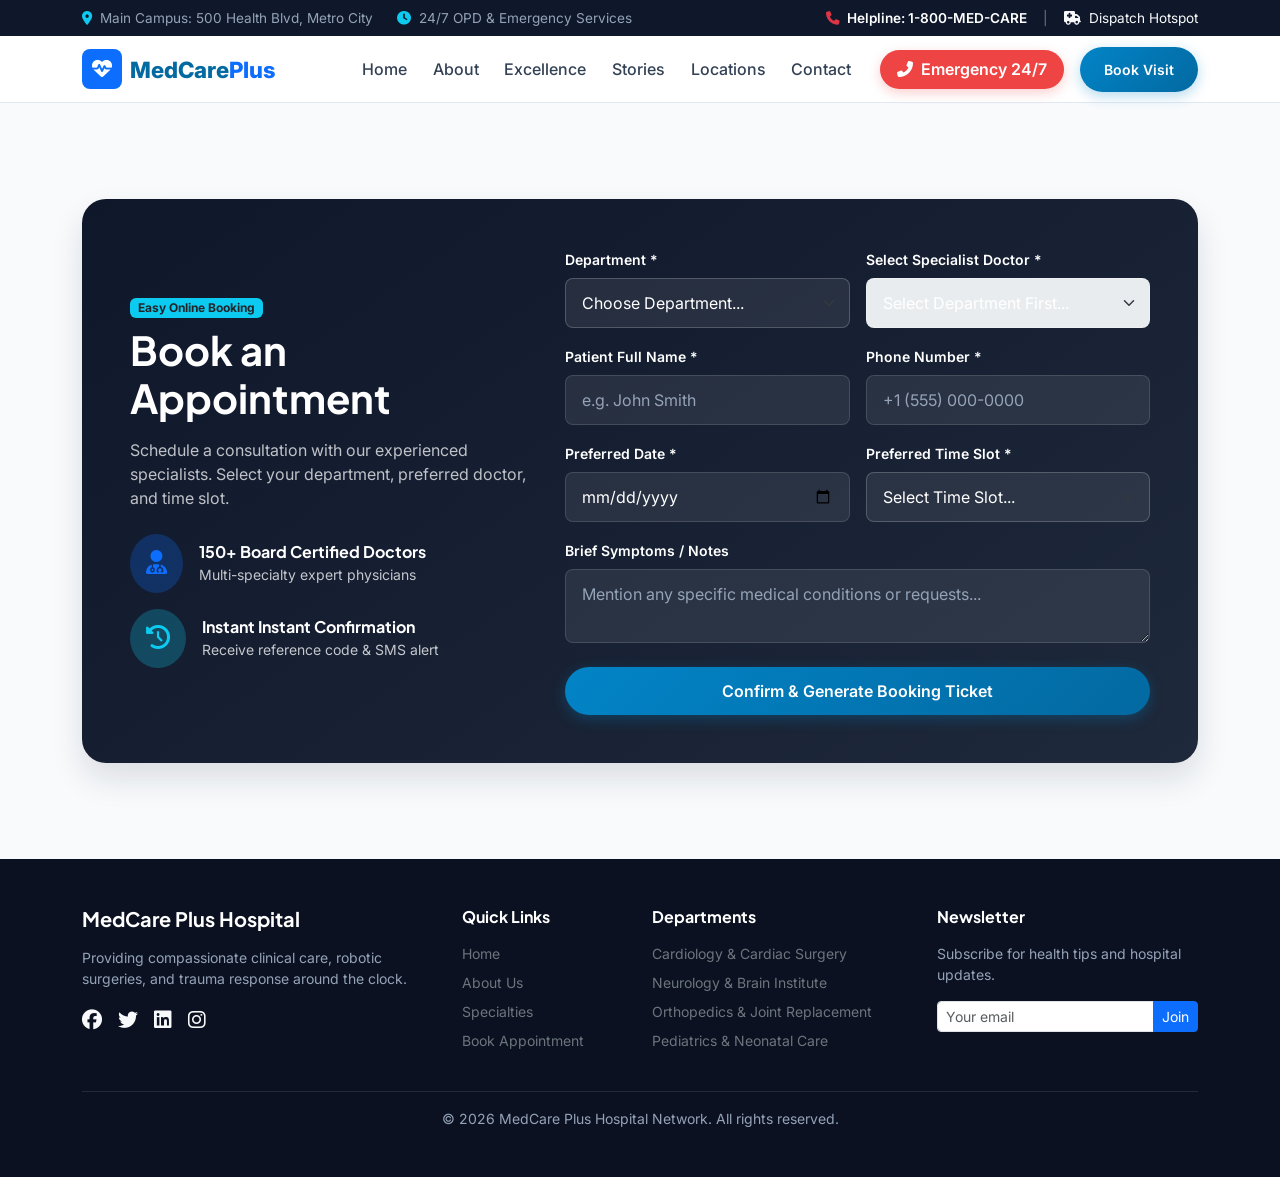
<file: booking.html>
<!DOCTYPE html>
<html lang="en">
<head>
    <meta charset="UTF-8">
    <meta name="viewport" content="width=device-width, initial-scale=1.0">
    <title>MedCare Hospital | Advanced Healthcare & Medical Management</title>
    
    <!-- Google Fonts: Inter & Plus Jakarta Sans -->
    <link rel="preconnect" href="https://fonts.googleapis.com">
    <link rel="preconnect" href="https://fonts.gstatic.com" crossorigin>
    <link href="https://fonts.googleapis.com/css2?family=Plus+Jakarta+Sans:wght@400;500;600;700;800&family=Inter:wght@300;400;500;600;700&display=swap" rel="stylesheet">
    
    <!-- Bootstrap 5.3 CSS CDN -->
    <link href="https://cdn.jsdelivr.net/npm/bootstrap@5.3.2/dist/css/bootstrap.min.css" rel="stylesheet">
    
    <!-- FontAwesome 6 Icons CDN -->
    <link rel="stylesheet" href="https://cdnjs.cloudflare.com/ajax/libs/font-awesome/6.4.2/css/all.min.css">

    <link rel="stylesheet" href="./css/style.css">

</head>
    <body data-bs-spy="scroll" data-bs-target="#mainNavbar" data-bs-offset="100">

        <div class="top-bar py-2 d-none d-md-block">
            <div class="container d-flex justify-content-between align-items-center">
                <div class="d-flex gap-4">
                    <span><i class="fa-solid fa-location-dot text-info me-2"></i>Main Campus: 500 Health Blvd, Metro City</span>
                    <span><i class="fa-solid fa-clock text-info me-2"></i>24/7 OPD & Emergency Services</span>
                </div>
                <div class="d-flex gap-3">
                    <a href="tel:+15552345678" class="text-white text-decoration-none fw-semibold"><i class="fa-solid fa-phone me-1 text-danger"></i> Helpline: 1-800-MED-CARE</a>
                    <span class="text-secondary">|</span>
                    <a href="./contact.html" class="text-light text-decoration-none"><i class="fa-solid fa-ambulance me-1"></i> Dispatch Hotspot</a>
                </div>
            </div>
        </div>

    <nav id="mainNavbar" class="navbar navbar-expand-lg sticky-top navbar-custom">
        <div class="container">
            <a class="navbar-brand d-flex align-items-center gap-2" href="#hero">
                <span class="bg-primary text-white p-2 rounded-3 fs-5 d-inline-flex align-items-center justify-content-center" style="width: 40px; height: 40px;">
                    <i class="fa-solid fa-heart-pulse"></i>
                </span>
                <span>MedCare<span class="text-primary">Plus</span></span>
            </a>
            
            <div class="d-flex align-items-center gap-2 d-lg-none">
                <a href="tel:911" class="btn btn-emergency btn-sm"><i class="fa-solid fa-phone-flip"></i> 24/7</a>
                <button class="navbar-toggler border-0" type="button" data-bs-toggle="collapse" data-bs-target="#navbarContent">
                    <span class="navbar-toggler-icon"></span>
                </button>
            </div>

            <div class="collapse navbar-collapse" id="navbarContent">
                <ul class="navbar-nav ms-auto align-items-center me-lg-3">
                    <li class="nav-item"><a class="nav-link" href="./index.html">Home</a></li>
                    <li class="nav-item"><a class="nav-link" href="./about.html">About</a></li>
                    <li class="nav-item"><a class="nav-link" href="./skills.html">Excellence</a></li>
                    <li class="nav-item"><a class="nav-link" href="./testimonials.html">Stories</a></li>
                    <li class="nav-item"><a class="nav-link" href="./branches.html">Locations</a></li>
                    <li class="nav-item"><a class="nav-link" href="./contact.html">Contact</a></li>
                </ul>
                <div class="d-none d-lg-flex align-items-center gap-2">
                    <a href="./contact.html" class="btn btn-emergency me-2"><i class="fa-solid fa-phone-flip me-1"></i> Emergency 24/7</a>
                    <a href="./booking.html" class="btn btn-primary-med btn-sm px-4">Book Visit</a>
                </div>
            </div>
        </div>
    </nav>

    <section id="booking" class="py-5 my-5">
        <div class="container">
            <div class="booking-card p-4 p-md-5">
                <div class="row align-items-center gy-4">
                    <div class="col-lg-5">
                        <span class="badge bg-info text-dark mb-2">Easy Online Booking</span>
                        <h2 class="display-6 fw-bold mb-3">Book an Appointment</h2>
                        <p class="text-light opacity-75 mb-4">
                            Schedule a consultation with our experienced specialists. Select your department, preferred doctor, and time slot.
                        </p>

                        <div class="d-flex flex-column gap-3">
                            <div class="d-flex align-items-center gap-3">
                                <div class="bg-primary bg-opacity-25 p-3 rounded-circle text-primary">
                                    <i class="fa-solid fa-user-doctor fs-4"></i>
                                </div>
                                <div>
                                    <h6 class="fw-bold mb-0">150+ Board Certified Doctors</h6>
                                    <small class="opacity-75">Multi-specialty expert physicians</small>
                                </div>
                            </div>
                            <div class="d-flex align-items-center gap-3">
                                <div class="bg-info bg-opacity-25 p-3 rounded-circle text-info">
                                    <i class="fa-solid fa-clock-rotate-left fs-4"></i>
                                </div>
                                <div>
                                    <h6 class="fw-bold mb-0">Instant Instant Confirmation</h6>
                                    <small class="opacity-75">Receive reference code & SMS alert</small>
                                </div>
                            </div>
                        </div>
                    </div>

                    <div class="col-lg-7">
                        <form id="appointmentForm" onsubmit="handleAppointmentSubmit(event)">
                            <div class="row g-3">
                                <div class="col-md-6">
                                    <label class="form-label small fw-semibold">Department *</label>
                                    <select id="departmentSelect" class="form-select form-select-med" required onchange="updateDoctors()">
                                        <option value="" selected disabled>Choose Department...</option>
                                        <option value="cardiology">Cardiology</option>
                                        <option value="neurology">Neurology</option>
                                        <option value="orthopedics">Orthopedics</option>
                                        <option value="pediatrics">Pediatrics</option>
                                    </select>
                                </div>

                                <div class="col-md-6">
                                    <label class="form-label small fw-semibold">Select Specialist Doctor *</label>
                                    <select id="doctorSelect" class="form-select form-select-med" required disabled>
                                        <option value="" selected disabled>Select Department First...</option>
                                    </select>
                                </div>

                                <div class="col-md-6">
                                    <label class="form-label small fw-semibold">Patient Full Name *</label>
                                    <input type="text" id="patientName" class="form-control form-control-med" placeholder="e.g. John Smith" required>
                                </div>

                                <div class="col-md-6">
                                    <label class="form-label small fw-semibold">Phone Number *</label>
                                    <input type="tel" id="patientPhone" class="form-control form-control-med" placeholder="+1 (555) 000-0000" required>
                                </div>

                                <div class="col-md-6">
                                    <label class="form-label small fw-semibold">Preferred Date *</label>
                                    <input type="date" id="appointmentDate" class="form-control form-control-med" required>
                                </div>

                                <div class="col-md-6">
                                    <label class="form-label small fw-semibold">Preferred Time Slot *</label>
                                    <select class="form-select form-select-med" required>
                                        <option value="" selected disabled>Select Time Slot...</option>
                                        <option value="09:00 AM">09:00 AM - 11:00 AM</option>
                                        <option value="11:30 AM">11:30 AM - 01:30 PM</option>
                                        <option value="02:30 PM">02:30 PM - 04:30 PM</option>
                                        <option value="05:00 PM">05:00 PM - 07:00 PM</option>
                                    </select>
                                </div>

                                <div class="col-12">
                                    <label class="form-label small fw-semibold">Brief Symptoms / Notes</label>
                                    <textarea class="form-control form-control-med" rows="2" placeholder="Mention any specific medical conditions or requests..."></textarea>
                                </div>

                                <div class="col-12 mt-4">
                                    <button type="submit" class="btn btn-primary-med w-100">Confirm & Generate Booking Ticket</button>
                                </div>
                            </div>
                        </form>
                    </div>
                </div>
            </div>
        </div>
    </section>

    <footer class="py-5">
        <div class="container">
            <div class="row g-4 mb-4">
                <div class="col-lg-4">
                    <h5 class="text-white fw-bold mb-3">MedCare Plus Hospital</h5>
                    <p class="small">Providing compassionate clinical care, robotic surgeries, and trauma response around the clock.</p>
                    <div class="d-flex gap-3">
                        <a href="#" class="text-light fs-5"><i class="fa-brands fa-facebook"></i></a>
                        <a href="#" class="text-light fs-5"><i class="fa-brands fa-twitter"></i></a>
                        <a href="#" class="text-light fs-5"><i class="fa-brands fa-linkedin"></i></a>
                        <a href="#" class="text-light fs-5"><i class="fa-brands fa-instagram"></i></a>
                    </div>
                </div>
                <div class="col-6 col-lg-2">
                    <h6 class="text-white fw-bold mb-3">Quick Links</h6>
                    <ul class="list-unstyled small d-flex flex-column gap-2">
                        <li><a href="#hero" class="text-secondary text-decoration-none">Home</a></li>
                        <li><a href="#about" class="text-secondary text-decoration-none">About Us</a></li>
                        <li><a href="#skills" class="text-secondary text-decoration-none">Specialties</a></li>
                        <li><a href="#booking" class="text-secondary text-decoration-none">Book Appointment</a></li>
                    </ul>
                </div>
                <div class="col-6 col-lg-3">
                    <h6 class="text-white fw-bold mb-3">Departments</h6>
                    <ul class="list-unstyled small d-flex flex-column gap-2">
                        <li><span class="text-secondary">Cardiology & Cardiac Surgery</span></li>
                        <li><span class="text-secondary">Neurology & Brain Institute</span></li>
                        <li><span class="text-secondary">Orthopedics & Joint Replacement</span></li>
                        <li><span class="text-secondary">Pediatrics & Neonatal Care</span></li>
                    </ul>
                </div>
                <div class="col-lg-3">
                    <h6 class="text-white fw-bold mb-3">Newsletter</h6>
                    <p class="small">Subscribe for health tips and hospital updates.</p>
                    <form onsubmit="event.preventDefault(); alert('Subscribed to health newsletter!');">
                        <div class="input-group">
                            <input type="email" class="form-control form-control-sm" placeholder="Your email" required>
                            <button class="btn btn-primary btn-sm" type="submit">Join</button>
                        </div>
                    </form>
                </div>
            </div>
            <hr class="border-secondary">
            <p class="text-center small mb-0">&copy; 2026 MedCare Plus Hospital Network. All rights reserved.</p>
        </div>
    </footer>

    <!-- Certification Modal -->
    <div class="modal fade" id="certModal" tabindex="-1" aria-hidden="true">
        <div class="modal-dialog modal-dialog-centered">
            <div class="modal-content">
                <div class="modal-header border-0">
                    <h5 class="modal-title fw-bold" id="modalCertTitle">Accreditation Details</h5>
                    <button type="button" class="btn-close" data-bs-dismiss="modal" aria-label="Close"></button>
                </div>
                <div class="modal-body text-center py-4">
                    <i class="fa-solid fa-award text-primary display-3 mb-3"></i>
                    <h5 id="modalCertName" class="fw-bold"></h5>
                    <p id="modalCertCategory" class="text-muted mb-1"></p>
                    <p id="modalCertValidity" class="text-success small fw-semibold mb-3"></p>
                    <div class="p-2 bg-light rounded text-monospace small" id="modalCertCode"></div>
                </div>
                <div class="modal-footer border-0">
                    <button type="button" class="btn btn-secondary btn-sm" data-bs-dismiss="modal">Close</button>
                </div>
            </div>
        </div>
    </div>

    <!-- Appointment Ticket Confirmation Modal -->
    <div class="modal fade" id="ticketModal" tabindex="-1" aria-hidden="true">
        <div class="modal-dialog modal-dialog-centered">
            <div class="modal-content">
                <div class="modal-header bg-primary text-white">
                    <h5 class="modal-title fw-bold"><i class="fa-solid fa-ticket me-2"></i>Appointment Confirmation</h5>
                    <button type="button" class="btn-close btn-close-white" data-bs-dismiss="modal" aria-label="Close"></button>
                </div>
                <div class="modal-body py-4">
                    <div class="text-center mb-4">
                        <i class="fa-solid fa-circle-check text-success display-4 mb-2"></i>
                        <h4 class="fw-bold">Booking Confirmed!</h4>
                        <p class="text-muted small">Your appointment token has been issued.</p>
                    </div>
                    
                    <div class="card bg-light border-0 p-3 mb-3">
                        <div class="d-flex justify-content-between mb-2">
                            <span class="text-muted small">Reference Code:</span>
                            <span class="fw-bold text-primary" id="ticketRef">#MC-892301</span>
                        </div>
                        <div class="d-flex justify-content-between mb-2">
                            <span class="text-muted small">Patient Name:</span>
                            <span class="fw-semibold" id="ticketName">-</span>
                        </div>
                        <div class="d-flex justify-content-between mb-2">
                            <span class="text-muted small">Doctor:</span>
                            <span class="fw-semibold" id="ticketDoctor">-</span>
                        </div>
                        <div class="d-flex justify-content-between">
                            <span class="text-muted small">Date:</span>
                            <span class="fw-semibold" id="ticketDate">-</span>
                        </div>
                    </div>

                    <p class="small text-muted text-center mb-0">Please arrive 15 minutes prior to your scheduled slot with your identification document.</p>
                </div>
                <div class="modal-footer">
                    <button type="button" class="btn btn-primary btn-sm w-100" data-bs-dismiss="modal">Close & Save Ticket</button>
                </div>
            </div>
        </div>
    </div>

    <!-- Bootstrap 5 JS Bundle CDN -->
    <script src="https://cdn.jsdelivr.net/npm/bootstrap@5.3.2/dist/js/bootstrap.bundle.min.js"></script>

    <script src="./js/main.js"></script>
</body>
</html>
</file>
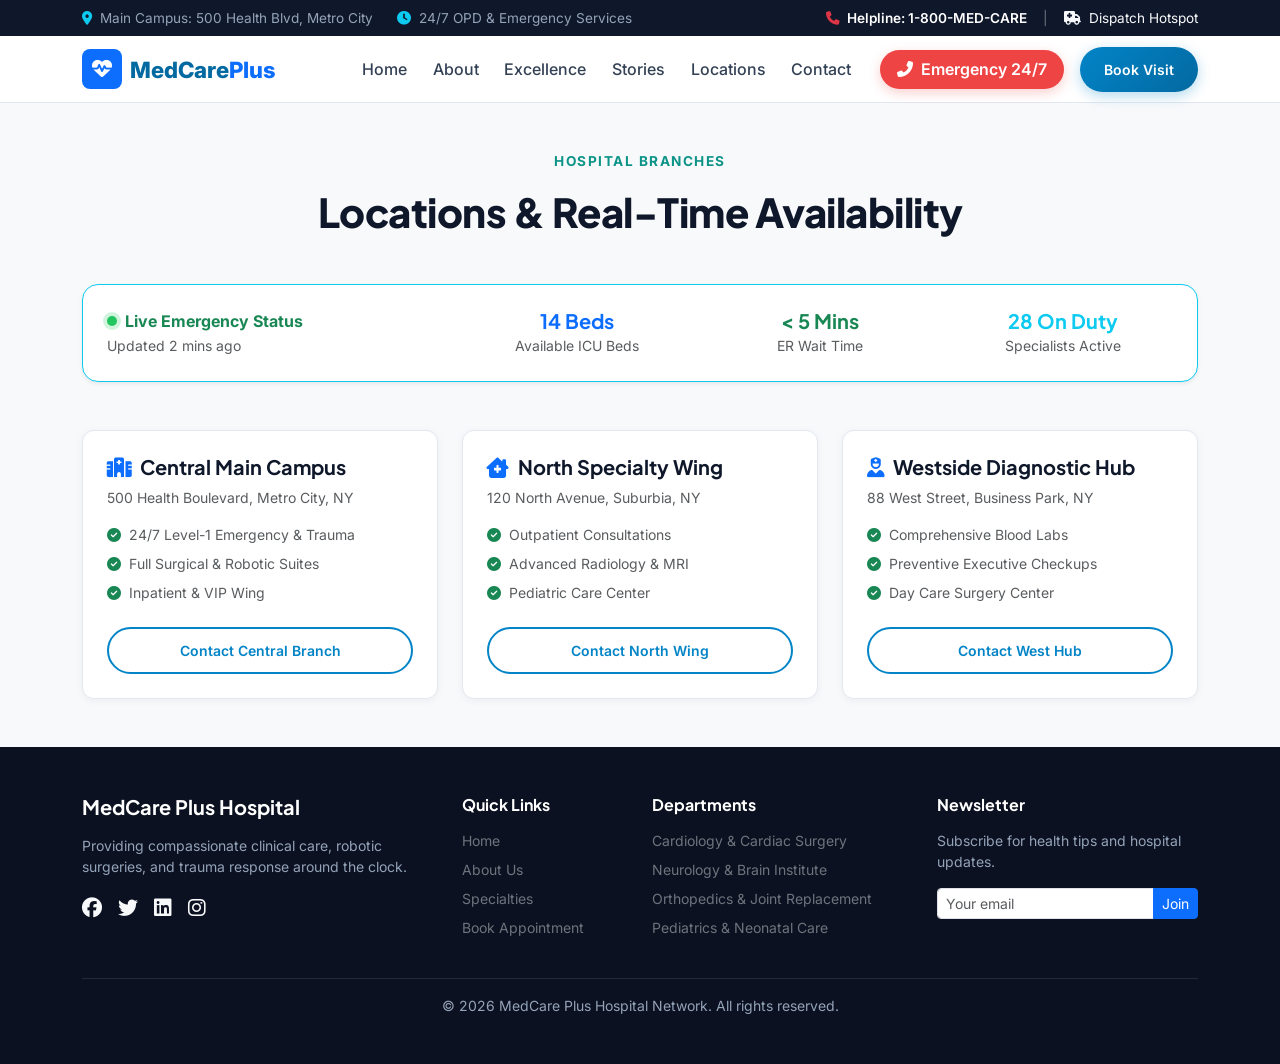
<file: branches.html>
<!DOCTYPE html>
<html lang="en">
<head>
    <meta charset="UTF-8">
    <meta name="viewport" content="width=device-width, initial-scale=1.0">
    <title>MedCare Hospital | Advanced Healthcare & Medical Management</title>
    
    <!-- Google Fonts: Inter & Plus Jakarta Sans -->
    <link rel="preconnect" href="https://fonts.googleapis.com">
    <link rel="preconnect" href="https://fonts.gstatic.com" crossorigin>
    <link href="https://fonts.googleapis.com/css2?family=Plus+Jakarta+Sans:wght@400;500;600;700;800&family=Inter:wght@300;400;500;600;700&display=swap" rel="stylesheet">
    
    <!-- Bootstrap 5.3 CSS CDN -->
    <link href="https://cdn.jsdelivr.net/npm/bootstrap@5.3.2/dist/css/bootstrap.min.css" rel="stylesheet">
    
    <!-- FontAwesome 6 Icons CDN -->
    <link rel="stylesheet" href="https://cdnjs.cloudflare.com/ajax/libs/font-awesome/6.4.2/css/all.min.css">

    <link rel="stylesheet" href="./css/style.css">

</head>
    <body data-bs-spy="scroll" data-bs-target="#mainNavbar" data-bs-offset="100">

        <div class="top-bar py-2 d-none d-md-block">
            <div class="container d-flex justify-content-between align-items-center">
                <div class="d-flex gap-4">
                    <span><i class="fa-solid fa-location-dot text-info me-2"></i>Main Campus: 500 Health Blvd, Metro City</span>
                    <span><i class="fa-solid fa-clock text-info me-2"></i>24/7 OPD & Emergency Services</span>
                </div>
                <div class="d-flex gap-3">
                    <a href="tel:+15552345678" class="text-white text-decoration-none fw-semibold"><i class="fa-solid fa-phone me-1 text-danger"></i> Helpline: 1-800-MED-CARE</a>
                    <span class="text-secondary">|</span>
                    <a href="./contact.html" class="text-light text-decoration-none"><i class="fa-solid fa-ambulance me-1"></i> Dispatch Hotspot</a>
                </div>
            </div>
        </div>

    <nav id="mainNavbar" class="navbar navbar-expand-lg sticky-top navbar-custom">
        <div class="container">
            <a class="navbar-brand d-flex align-items-center gap-2" href="#hero">
                <span class="bg-primary text-white p-2 rounded-3 fs-5 d-inline-flex align-items-center justify-content-center" style="width: 40px; height: 40px;">
                    <i class="fa-solid fa-heart-pulse"></i>
                </span>
                <span>MedCare<span class="text-primary">Plus</span></span>
            </a>
            
            <div class="d-flex align-items-center gap-2 d-lg-none">
                <a href="tel:911" class="btn btn-emergency btn-sm"><i class="fa-solid fa-phone-flip"></i> 24/7</a>
                <button class="navbar-toggler border-0" type="button" data-bs-toggle="collapse" data-bs-target="#navbarContent">
                    <span class="navbar-toggler-icon"></span>
                </button>
            </div>

            <div class="collapse navbar-collapse" id="navbarContent">
                <ul class="navbar-nav ms-auto align-items-center me-lg-3">
                    <li class="nav-item"><a class="nav-link" href="./index.html">Home</a></li>
                    <li class="nav-item"><a class="nav-link" href="./about.html">About</a></li>
                    <li class="nav-item"><a class="nav-link" href="./skills.html">Excellence</a></li>
                    <li class="nav-item"><a class="nav-link" href="./testimonials.html">Stories</a></li>
                    <li class="nav-item"><a class="nav-link" href="./branches.html">Locations</a></li>
                    <li class="nav-item"><a class="nav-link" href="./contact.html">Contact</a></li>
                </ul>
                <div class="d-none d-lg-flex align-items-center gap-2">
                    <a href="./contact.html" class="btn btn-emergency me-2"><i class="fa-solid fa-phone-flip me-1"></i> Emergency 24/7</a>
                    <a href="./booking.html" class="btn btn-primary-med btn-sm px-4">Book Visit</a>
                </div>
            </div>
        </div>
    </nav>

    <section id="locations" class="py-5 bg-light">
        <div class="container">
            <div class="text-center mb-5">
                <p class="section-tag">Hospital Branches</p>
                <h2 class="section-title display-6">Locations & Real-Time Availability</h2>
            </div>

            <!-- Real-time Bed & ER Tracker Banner -->
            <div class="alert bg-white border border-info rounded-4 shadow-sm p-4 mb-5">
                <div class="row align-items-center text-center text-md-start g-3">
                    <div class="col-md-4 border-end-md">
                        <div class="d-flex align-items-center justify-content-center justify-content-md-start gap-2">
                            <span class="live-dot"></span>
                            <span class="fw-bold text-success">Live Emergency Status</span>
                        </div>
                        <small class="text-muted">Updated 2 mins ago</small>
                    </div>
                    <div class="col-md-8">
                        <div class="row text-center">
                            <div class="col-4">
                                <h5 class="fw-bold mb-0 text-primary">14 Beds</h5>
                                <small class="text-muted">Available ICU Beds</small>
                            </div>
                            <div class="col-4">
                                <h5 class="fw-bold mb-0 text-success">&lt; 5 Mins</h5>
                                <small class="text-muted">ER Wait Time</small>
                            </div>
                            <div class="col-4">
                                <h5 class="fw-bold mb-0 text-info">28 On Duty</h5>
                                <small class="text-muted">Specialists Active</small>
                            </div>
                        </div>
                    </div>
                </div>
            </div>

            <!-- Branches Grid -->
            <div class="row g-4">
                <div class="col-lg-4">
                    <div class="card-custom p-4 h-100">
                        <h5 class="fw-bold mb-2"><i class="fa-solid fa-hospital text-primary me-2"></i>Central Main Campus</h5>
                        <p class="text-muted small mb-3">500 Health Boulevard, Metro City, NY</p>
                        <ul class="list-unstyled small text-muted mb-4">
                            <li class="mb-2"><i class="fa-solid fa-circle-check text-success me-2"></i>24/7 Level-1 Emergency & Trauma</li>
                            <li class="mb-2"><i class="fa-solid fa-circle-check text-success me-2"></i>Full Surgical & Robotic Suites</li>
                            <li><i class="fa-solid fa-circle-check text-success me-2"></i>Inpatient & VIP Wing</li>
                        </ul>
                        <a href="tel:1800555999" class="btn btn-sm btn-outline-med w-100">Contact Central Branch</a>
                    </div>
                </div>

                <div class="col-lg-4">
                    <div class="card-custom p-4 h-100">
                        <h5 class="fw-bold mb-2"><i class="fa-solid fa-clinic-medical text-primary me-2"></i>North Specialty Wing</h5>
                        <p class="text-muted small mb-3">120 North Avenue, Suburbia, NY</p>
                        <ul class="list-unstyled small text-muted mb-4">
                            <li class="mb-2"><i class="fa-solid fa-circle-check text-success me-2"></i>Outpatient Consultations</li>
                            <li class="mb-2"><i class="fa-solid fa-circle-check text-success me-2"></i>Advanced Radiology & MRI</li>
                            <li><li class="mb-2"><i class="fa-solid fa-circle-check text-success me-2"></i>Pediatric Care Center</li>
                        </ul>
                        <a href="tel:1800555999" class="btn btn-sm btn-outline-med w-100">Contact North Wing</a>
                    </div>
                </div>

                <div class="col-lg-4">
                    <div class="card-custom p-4 h-100">
                        <h5 class="fw-bold mb-2"><i class="fa-solid fa-user-nurse text-primary me-2"></i>Westside Diagnostic Hub</h5>
                        <p class="text-muted small mb-3">88 West Street, Business Park, NY</p>
                        <ul class="list-unstyled small text-muted mb-4">
                            <li class="mb-2"><i class="fa-solid fa-circle-check text-success me-2"></i>Comprehensive Blood Labs</li>
                            <li class="mb-2"><i class="fa-solid fa-circle-check text-success me-2"></i>Preventive Executive Checkups</li>
                            <li><i class="fa-solid fa-circle-check text-success me-2"></i>Day Care Surgery Center</li>
                        </ul>
                        <a href="tel:1800555999" class="btn btn-sm btn-outline-med w-100">Contact West Hub</a>
                    </div>
                </div>
            </div>
        </div>
    </section>

    <footer class="py-5">
        <div class="container">
            <div class="row g-4 mb-4">
                <div class="col-lg-4">
                    <h5 class="text-white fw-bold mb-3">MedCare Plus Hospital</h5>
                    <p class="small">Providing compassionate clinical care, robotic surgeries, and trauma response around the clock.</p>
                    <div class="d-flex gap-3">
                        <a href="#" class="text-light fs-5"><i class="fa-brands fa-facebook"></i></a>
                        <a href="#" class="text-light fs-5"><i class="fa-brands fa-twitter"></i></a>
                        <a href="#" class="text-light fs-5"><i class="fa-brands fa-linkedin"></i></a>
                        <a href="#" class="text-light fs-5"><i class="fa-brands fa-instagram"></i></a>
                    </div>
                </div>
                <div class="col-6 col-lg-2">
                    <h6 class="text-white fw-bold mb-3">Quick Links</h6>
                    <ul class="list-unstyled small d-flex flex-column gap-2">
                        <li><a href="#hero" class="text-secondary text-decoration-none">Home</a></li>
                        <li><a href="#about" class="text-secondary text-decoration-none">About Us</a></li>
                        <li><a href="#skills" class="text-secondary text-decoration-none">Specialties</a></li>
                        <li><a href="#booking" class="text-secondary text-decoration-none">Book Appointment</a></li>
                    </ul>
                </div>
                <div class="col-6 col-lg-3">
                    <h6 class="text-white fw-bold mb-3">Departments</h6>
                    <ul class="list-unstyled small d-flex flex-column gap-2">
                        <li><span class="text-secondary">Cardiology & Cardiac Surgery</span></li>
                        <li><span class="text-secondary">Neurology & Brain Institute</span></li>
                        <li><span class="text-secondary">Orthopedics & Joint Replacement</span></li>
                        <li><span class="text-secondary">Pediatrics & Neonatal Care</span></li>
                    </ul>
                </div>
                <div class="col-lg-3">
                    <h6 class="text-white fw-bold mb-3">Newsletter</h6>
                    <p class="small">Subscribe for health tips and hospital updates.</p>
                    <form onsubmit="event.preventDefault(); alert('Subscribed to health newsletter!');">
                        <div class="input-group">
                            <input type="email" class="form-control form-control-sm" placeholder="Your email" required>
                            <button class="btn btn-primary btn-sm" type="submit">Join</button>
                        </div>
                    </form>
                </div>
            </div>
            <hr class="border-secondary">
            <p class="text-center small mb-0">&copy; 2026 MedCare Plus Hospital Network. All rights reserved.</p>
        </div>
    </footer>

    <!-- Certification Modal -->
    <div class="modal fade" id="certModal" tabindex="-1" aria-hidden="true">
        <div class="modal-dialog modal-dialog-centered">
            <div class="modal-content">
                <div class="modal-header border-0">
                    <h5 class="modal-title fw-bold" id="modalCertTitle">Accreditation Details</h5>
                    <button type="button" class="btn-close" data-bs-dismiss="modal" aria-label="Close"></button>
                </div>
                <div class="modal-body text-center py-4">
                    <i class="fa-solid fa-award text-primary display-3 mb-3"></i>
                    <h5 id="modalCertName" class="fw-bold"></h5>
                    <p id="modalCertCategory" class="text-muted mb-1"></p>
                    <p id="modalCertValidity" class="text-success small fw-semibold mb-3"></p>
                    <div class="p-2 bg-light rounded text-monospace small" id="modalCertCode"></div>
                </div>
                <div class="modal-footer border-0">
                    <button type="button" class="btn btn-secondary btn-sm" data-bs-dismiss="modal">Close</button>
                </div>
            </div>
        </div>
    </div>

    <!-- Appointment Ticket Confirmation Modal -->
    <div class="modal fade" id="ticketModal" tabindex="-1" aria-hidden="true">
        <div class="modal-dialog modal-dialog-centered">
            <div class="modal-content">
                <div class="modal-header bg-primary text-white">
                    <h5 class="modal-title fw-bold"><i class="fa-solid fa-ticket me-2"></i>Appointment Confirmation</h5>
                    <button type="button" class="btn-close btn-close-white" data-bs-dismiss="modal" aria-label="Close"></button>
                </div>
                <div class="modal-body py-4">
                    <div class="text-center mb-4">
                        <i class="fa-solid fa-circle-check text-success display-4 mb-2"></i>
                        <h4 class="fw-bold">Booking Confirmed!</h4>
                        <p class="text-muted small">Your appointment token has been issued.</p>
                    </div>
                    
                    <div class="card bg-light border-0 p-3 mb-3">
                        <div class="d-flex justify-content-between mb-2">
                            <span class="text-muted small">Reference Code:</span>
                            <span class="fw-bold text-primary" id="ticketRef">#MC-892301</span>
                        </div>
                        <div class="d-flex justify-content-between mb-2">
                            <span class="text-muted small">Patient Name:</span>
                            <span class="fw-semibold" id="ticketName">-</span>
                        </div>
                        <div class="d-flex justify-content-between mb-2">
                            <span class="text-muted small">Doctor:</span>
                            <span class="fw-semibold" id="ticketDoctor">-</span>
                        </div>
                        <div class="d-flex justify-content-between">
                            <span class="text-muted small">Date:</span>
                            <span class="fw-semibold" id="ticketDate">-</span>
                        </div>
                    </div>

                    <p class="small text-muted text-center mb-0">Please arrive 15 minutes prior to your scheduled slot with your identification document.</p>
                </div>
                <div class="modal-footer">
                    <button type="button" class="btn btn-primary btn-sm w-100" data-bs-dismiss="modal">Close & Save Ticket</button>
                </div>
            </div>
        </div>
    </div>

    <!-- Bootstrap 5 JS Bundle CDN -->
    <script src="https://cdn.jsdelivr.net/npm/bootstrap@5.3.2/dist/js/bootstrap.bundle.min.js"></script>

    <script src="./js/main.js"></script>
</body>
</html>
</file>
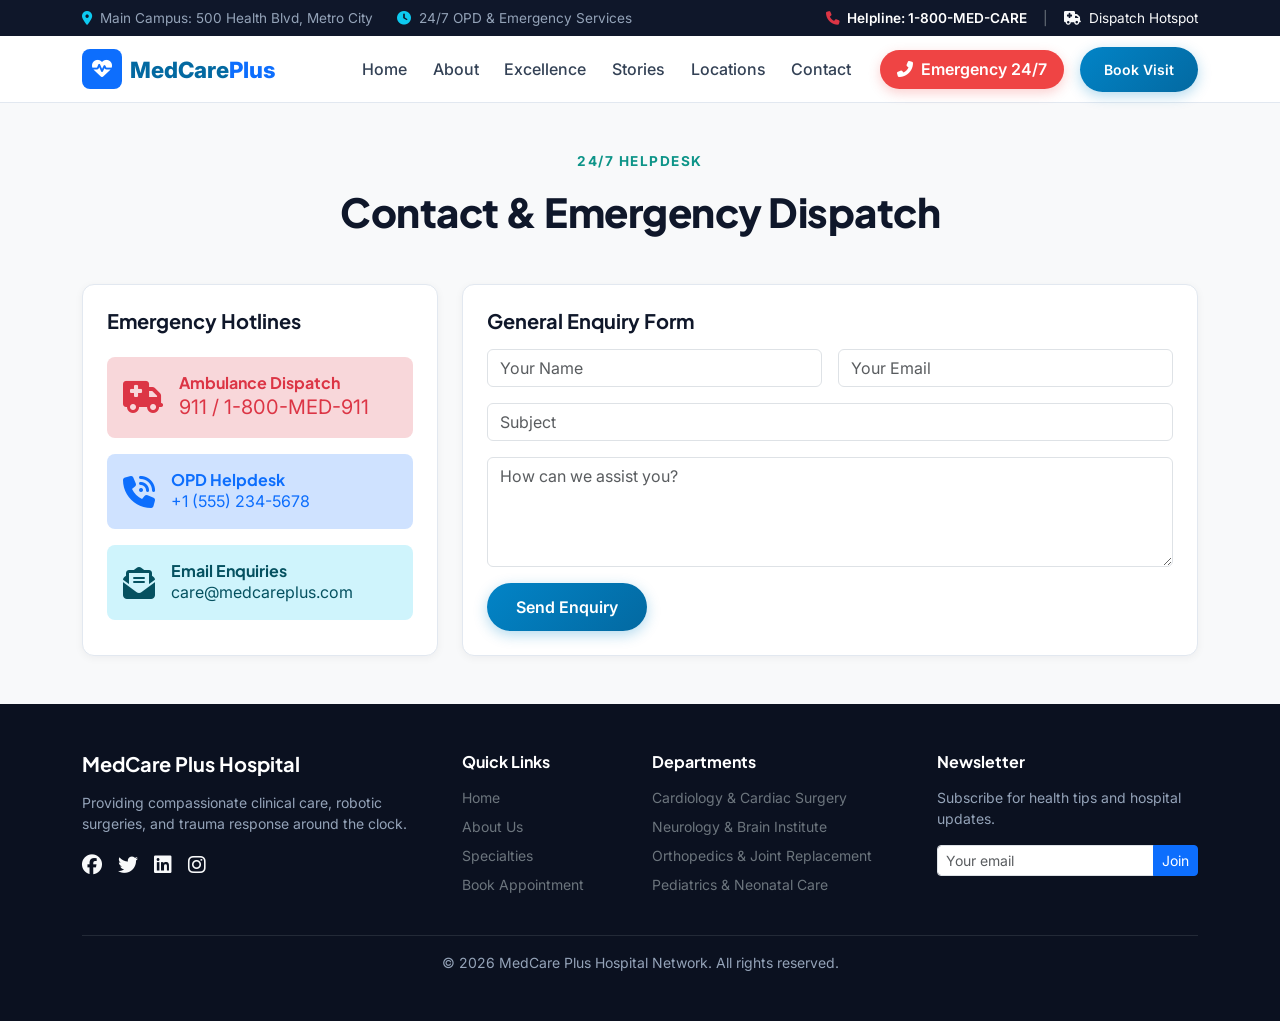
<file: contact.html>
<!DOCTYPE html>
<html lang="en">
<head>
    <meta charset="UTF-8">
    <meta name="viewport" content="width=device-width, initial-scale=1.0">
    <title>MedCare Hospital | Advanced Healthcare & Medical Management</title>
    
    <!-- Google Fonts: Inter & Plus Jakarta Sans -->
    <link rel="preconnect" href="https://fonts.googleapis.com">
    <link rel="preconnect" href="https://fonts.gstatic.com" crossorigin>
    <link href="https://fonts.googleapis.com/css2?family=Plus+Jakarta+Sans:wght@400;500;600;700;800&family=Inter:wght@300;400;500;600;700&display=swap" rel="stylesheet">
    
    <!-- Bootstrap 5.3 CSS CDN -->
    <link href="https://cdn.jsdelivr.net/npm/bootstrap@5.3.2/dist/css/bootstrap.min.css" rel="stylesheet">
    
    <!-- FontAwesome 6 Icons CDN -->
    <link rel="stylesheet" href="https://cdnjs.cloudflare.com/ajax/libs/font-awesome/6.4.2/css/all.min.css">

    <link rel="stylesheet" href="./css/style.css">

</head>
    <body data-bs-spy="scroll" data-bs-target="#mainNavbar" data-bs-offset="100">

        <div class="top-bar py-2 d-none d-md-block">
            <div class="container d-flex justify-content-between align-items-center">
                <div class="d-flex gap-4">
                    <span><i class="fa-solid fa-location-dot text-info me-2"></i>Main Campus: 500 Health Blvd, Metro City</span>
                    <span><i class="fa-solid fa-clock text-info me-2"></i>24/7 OPD & Emergency Services</span>
                </div>
                <div class="d-flex gap-3">
                    <a href="tel:+15552345678" class="text-white text-decoration-none fw-semibold"><i class="fa-solid fa-phone me-1 text-danger"></i> Helpline: 1-800-MED-CARE</a>
                    <span class="text-secondary">|</span>
                    <a href="./contact.html" class="text-light text-decoration-none"><i class="fa-solid fa-ambulance me-1"></i> Dispatch Hotspot</a>
                </div>
            </div>
        </div>

    <nav id="mainNavbar" class="navbar navbar-expand-lg sticky-top navbar-custom">
        <div class="container">
            <a class="navbar-brand d-flex align-items-center gap-2" href="#hero">
                <span class="bg-primary text-white p-2 rounded-3 fs-5 d-inline-flex align-items-center justify-content-center" style="width: 40px; height: 40px;">
                    <i class="fa-solid fa-heart-pulse"></i>
                </span>
                <span>MedCare<span class="text-primary">Plus</span></span>
            </a>
            
            <div class="d-flex align-items-center gap-2 d-lg-none">
                <a href="tel:911" class="btn btn-emergency btn-sm"><i class="fa-solid fa-phone-flip"></i> 24/7</a>
                <button class="navbar-toggler border-0" type="button" data-bs-toggle="collapse" data-bs-target="#navbarContent">
                    <span class="navbar-toggler-icon"></span>
                </button>
            </div>

            <div class="collapse navbar-collapse" id="navbarContent">
                <ul class="navbar-nav ms-auto align-items-center me-lg-3">
                    <li class="nav-item"><a class="nav-link" href="./index.html">Home</a></li>
                    <li class="nav-item"><a class="nav-link" href="./about.html">About</a></li>
                    <li class="nav-item"><a class="nav-link" href="./skills.html">Excellence</a></li>
                    <li class="nav-item"><a class="nav-link" href="./testimonials.html">Stories</a></li>
                    <li class="nav-item"><a class="nav-link" href="./branches.html">Locations</a></li>
                    <li class="nav-item"><a class="nav-link" href="./contact.html">Contact</a></li>
                </ul>
                <div class="d-none d-lg-flex align-items-center gap-2">
                    <a href="./contact.html" class="btn btn-emergency me-2"><i class="fa-solid fa-phone-flip me-1"></i> Emergency 24/7</a>
                    <a href="./booking.html" class="btn btn-primary-med btn-sm px-4">Book Visit</a>
                </div>
            </div>
        </div>
    </nav>

    <section id="contact" class="py-5 bg-light">
        <div class="container">
            <div class="text-center mb-5">
                <p class="section-tag">24/7 Helpdesk</p>
                <h2 class="section-title display-6">Contact & Emergency Dispatch</h2>
            </div>

            <div class="row g-4">
                <div class="col-lg-4">
                    <div class="card-custom p-4 h-100">
                        <h5 class="fw-bold mb-4">Emergency Hotlines</h5>
                        
                        <a href="tel:911"
                            class="text-decoration-none text-danger">
                                <div class="d-flex align-items-center gap-3 mb-3 p-3 bg-danger-subtle rounded-3 text-danger">
                                    <i class="fa-solid fa-truck-medical fs-2"></i>

                                    <div>
                                        <h6 class="fw-bold mb-0">Ambulance Dispatch</h6>
                                        <span class="fw-extrabold fs-5">
                                            911 / 1-800-MED-911
                                        </span>
                                    </div>
                                </div>
                        </a>

                        <a href="tel:+15552345678"
                            class="text-decoration-none text-primary">
                                <div class="d-flex align-items-center gap-3 mb-3 p-3 bg-primary-subtle rounded-3 text-primary">
                                    <i class="fa-solid fa-phone-volume fs-2"></i>

                                    <div>
                                        <h6 class="fw-bold mb-0">OPD Helpdesk</h6>
                                        <span>+1 (555) 234-5678</span>
                                    </div>
                                </div>
                        </a>

                        <a href="mailto:care@medcareplus.com"
                            class="text-decoration-none text-info-emphasis">
                                <div class="d-flex align-items-center gap-3 p-3 bg-info-subtle rounded-3 text-info-emphasis">
                                    <i class="fa-solid fa-envelope-open-text fs-2"></i>

                                    <div>
                                        <h6 class="fw-bold mb-0">Email Enquiries</h6>
                                        <span>care@medcareplus.com</span>
                                    </div>
                                </div>
                        </a>
                        
                    </div>
                </div>
                
                <div class="col-lg-8">
                    <div class="card-custom p-4 h-100">
                        <h5 class="fw-bold mb-3">General Enquiry Form</h5>
                        <form onsubmit="handleGeneralEnquiry(event)">
                            <div class="row g-3">
                                <div class="col-md-6">
                                    <input type="text" class="form-control" placeholder="Your Name" required>
                                </div>
                                <div class="col-md-6">
                                    <input type="email" class="form-control" placeholder="Your Email" required>
                                </div>
                                <div class="col-12">
                                    <input type="text" class="form-control" placeholder="Subject">
                                </div>
                                <div class="col-12">
                                    <textarea class="form-control" rows="4" placeholder="How can we assist you?" required></textarea>
                                </div>
                                <div class="col-12">
                                    <button type="submit" class="btn btn-primary-med">Send Enquiry</button>
                                </div>
                            </div>
                        </form>
                    </div>
                </div>
            </div>
        </div>
    </section>

    <footer class="py-5">
        <div class="container">
            <div class="row g-4 mb-4">
                <div class="col-lg-4">
                    <h5 class="text-white fw-bold mb-3">MedCare Plus Hospital</h5>
                    <p class="small">Providing compassionate clinical care, robotic surgeries, and trauma response around the clock.</p>
                    <div class="d-flex gap-3">
                        <a href="#" class="text-light fs-5"><i class="fa-brands fa-facebook"></i></a>
                        <a href="#" class="text-light fs-5"><i class="fa-brands fa-twitter"></i></a>
                        <a href="#" class="text-light fs-5"><i class="fa-brands fa-linkedin"></i></a>
                        <a href="#" class="text-light fs-5"><i class="fa-brands fa-instagram"></i></a>
                    </div>
                </div>
                <div class="col-6 col-lg-2">
                    <h6 class="text-white fw-bold mb-3">Quick Links</h6>
                    <ul class="list-unstyled small d-flex flex-column gap-2">
                        <li><a href="#hero" class="text-secondary text-decoration-none">Home</a></li>
                        <li><a href="#about" class="text-secondary text-decoration-none">About Us</a></li>
                        <li><a href="#skills" class="text-secondary text-decoration-none">Specialties</a></li>
                        <li><a href="#booking" class="text-secondary text-decoration-none">Book Appointment</a></li>
                    </ul>
                </div>
                <div class="col-6 col-lg-3">
                    <h6 class="text-white fw-bold mb-3">Departments</h6>
                    <ul class="list-unstyled small d-flex flex-column gap-2">
                        <li><span class="text-secondary">Cardiology & Cardiac Surgery</span></li>
                        <li><span class="text-secondary">Neurology & Brain Institute</span></li>
                        <li><span class="text-secondary">Orthopedics & Joint Replacement</span></li>
                        <li><span class="text-secondary">Pediatrics & Neonatal Care</span></li>
                    </ul>
                </div>
                <div class="col-lg-3">
                    <h6 class="text-white fw-bold mb-3">Newsletter</h6>
                    <p class="small">Subscribe for health tips and hospital updates.</p>
                    <form onsubmit="event.preventDefault(); alert('Subscribed to health newsletter!');">
                        <div class="input-group">
                            <input type="email" class="form-control form-control-sm" placeholder="Your email" required>
                            <button class="btn btn-primary btn-sm" type="submit">Join</button>
                        </div>
                    </form>
                </div>
            </div>
            <hr class="border-secondary">
            <p class="text-center small mb-0">&copy; 2026 MedCare Plus Hospital Network. All rights reserved.</p>
        </div>
    </footer>

    <!-- Certification Modal -->
    <div class="modal fade" id="certModal" tabindex="-1" aria-hidden="true">
        <div class="modal-dialog modal-dialog-centered">
            <div class="modal-content">
                <div class="modal-header border-0">
                    <h5 class="modal-title fw-bold" id="modalCertTitle">Accreditation Details</h5>
                    <button type="button" class="btn-close" data-bs-dismiss="modal" aria-label="Close"></button>
                </div>
                <div class="modal-body text-center py-4">
                    <i class="fa-solid fa-award text-primary display-3 mb-3"></i>
                    <h5 id="modalCertName" class="fw-bold"></h5>
                    <p id="modalCertCategory" class="text-muted mb-1"></p>
                    <p id="modalCertValidity" class="text-success small fw-semibold mb-3"></p>
                    <div class="p-2 bg-light rounded text-monospace small" id="modalCertCode"></div>
                </div>
                <div class="modal-footer border-0">
                    <button type="button" class="btn btn-secondary btn-sm" data-bs-dismiss="modal">Close</button>
                </div>
            </div>
        </div>
    </div>

    <!-- Appointment Ticket Confirmation Modal -->
    <div class="modal fade" id="ticketModal" tabindex="-1" aria-hidden="true">
        <div class="modal-dialog modal-dialog-centered">
            <div class="modal-content">
                <div class="modal-header bg-primary text-white">
                    <h5 class="modal-title fw-bold"><i class="fa-solid fa-ticket me-2"></i>Appointment Confirmation</h5>
                    <button type="button" class="btn-close btn-close-white" data-bs-dismiss="modal" aria-label="Close"></button>
                </div>
                <div class="modal-body py-4">
                    <div class="text-center mb-4">
                        <i class="fa-solid fa-circle-check text-success display-4 mb-2"></i>
                        <h4 class="fw-bold">Booking Confirmed!</h4>
                        <p class="text-muted small">Your appointment token has been issued.</p>
                    </div>
                    
                    <div class="card bg-light border-0 p-3 mb-3">
                        <div class="d-flex justify-content-between mb-2">
                            <span class="text-muted small">Reference Code:</span>
                            <span class="fw-bold text-primary" id="ticketRef">#MC-892301</span>
                        </div>
                        <div class="d-flex justify-content-between mb-2">
                            <span class="text-muted small">Patient Name:</span>
                            <span class="fw-semibold" id="ticketName">-</span>
                        </div>
                        <div class="d-flex justify-content-between mb-2">
                            <span class="text-muted small">Doctor:</span>
                            <span class="fw-semibold" id="ticketDoctor">-</span>
                        </div>
                        <div class="d-flex justify-content-between">
                            <span class="text-muted small">Date:</span>
                            <span class="fw-semibold" id="ticketDate">-</span>
                        </div>
                    </div>

                    <p class="small text-muted text-center mb-0">Please arrive 15 minutes prior to your scheduled slot with your identification document.</p>
                </div>
                <div class="modal-footer">
                    <button type="button" class="btn btn-primary btn-sm w-100" data-bs-dismiss="modal">Close & Save Ticket</button>
                </div>
            </div>
        </div>
    </div>

    <!-- Bootstrap 5 JS Bundle CDN -->
    <script src="https://cdn.jsdelivr.net/npm/bootstrap@5.3.2/dist/js/bootstrap.bundle.min.js"></script>

    <script src="./js/main.js"></script>
</body>
</html>
</file>
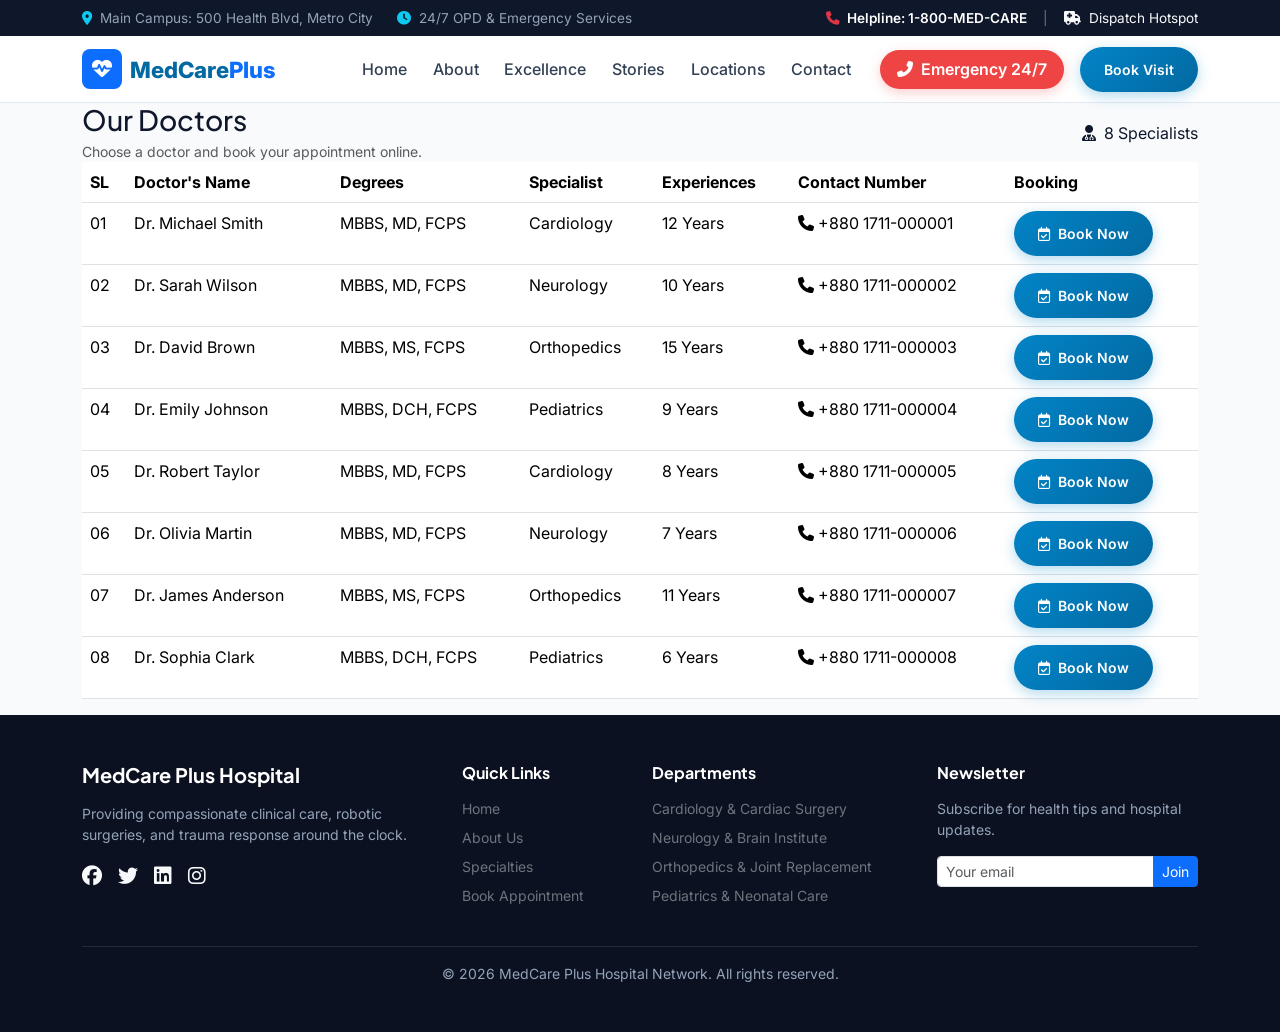
<file: doctor_list.html>
<!DOCTYPE html>
<html lang="en">
<head>
    <meta charset="UTF-8">
    <meta name="viewport" content="width=device-width, initial-scale=1.0">
    <title>MedCare Hospital | Advanced Healthcare & Medical Management</title>
    
    <!-- Google Fonts: Inter & Plus Jakarta Sans -->
    <link rel="preconnect" href="https://fonts.googleapis.com">
    <link rel="preconnect" href="https://fonts.gstatic.com" crossorigin>
    <link href="https://fonts.googleapis.com/css2?family=Plus+Jakarta+Sans:wght@400;500;600;700;800&family=Inter:wght@300;400;500;600;700&display=swap" rel="stylesheet">
    
    <!-- Bootstrap 5.3 CSS CDN -->
    <link href="https://cdn.jsdelivr.net/npm/bootstrap@5.3.2/dist/css/bootstrap.min.css" rel="stylesheet">
    
    <!-- FontAwesome 6 Icons CDN -->
    <link rel="stylesheet" href="https://cdnjs.cloudflare.com/ajax/libs/font-awesome/6.4.2/css/all.min.css">

    <link rel="stylesheet" href="./css/style.css">

</head>
    <body data-bs-spy="scroll" data-bs-target="#mainNavbar" data-bs-offset="100">

        <div class="top-bar py-2 d-none d-md-block">
            <div class="container d-flex justify-content-between align-items-center">
                <div class="d-flex gap-4">
                    <span><i class="fa-solid fa-location-dot text-info me-2"></i>Main Campus: 500 Health Blvd, Metro City</span>
                    <span><i class="fa-solid fa-clock text-info me-2"></i>24/7 OPD & Emergency Services</span>
                </div>
                <div class="d-flex gap-3">
                    <a href="tel:+15552345678" class="text-white text-decoration-none fw-semibold"><i class="fa-solid fa-phone me-1 text-danger"></i> Helpline: 1-800-MED-CARE</a>
                    <span class="text-secondary">|</span>
                    <a href="./contact.html" class="text-light text-decoration-none"><i class="fa-solid fa-ambulance me-1"></i> Dispatch Hotspot</a>
                </div>
            </div>
        </div>

    <nav id="mainNavbar" class="navbar navbar-expand-lg sticky-top navbar-custom">
        <div class="container">
            <a class="navbar-brand d-flex align-items-center gap-2" href="#hero">
                <span class="bg-primary text-white p-2 rounded-3 fs-5 d-inline-flex align-items-center justify-content-center" style="width: 40px; height: 40px;">
                    <i class="fa-solid fa-heart-pulse"></i>
                </span>
                <span>MedCare<span class="text-primary">Plus</span></span>
            </a>
            
            <div class="d-flex align-items-center gap-2 d-lg-none">
                <a href="tel:911" class="btn btn-emergency btn-sm"><i class="fa-solid fa-phone-flip"></i> 24/7</a>
                <button class="navbar-toggler border-0" type="button" data-bs-toggle="collapse" data-bs-target="#navbarContent">
                    <span class="navbar-toggler-icon"></span>
                </button>
            </div>

            <div class="collapse navbar-collapse" id="navbarContent">
                <ul class="navbar-nav ms-auto align-items-center me-lg-3">
                    <li class="nav-item"><a class="nav-link" href="./index.html">Home</a></li>
                    <li class="nav-item"><a class="nav-link" href="./about.html">About</a></li>
                    <li class="nav-item"><a class="nav-link" href="./skills.html">Excellence</a></li>
                    <li class="nav-item"><a class="nav-link" href="./testimonials.html">Stories</a></li>
                    <li class="nav-item"><a class="nav-link" href="./branches.html">Locations</a></li>
                    <li class="nav-item"><a class="nav-link" href="./contact.html">Contact</a></li>
                </ul>
                <div class="d-none d-lg-flex align-items-center gap-2">
                    <a href="./contact.html" class="btn btn-emergency me-2"><i class="fa-solid fa-phone-flip me-1"></i> Emergency 24/7</a>
                    <a href="./booking.html" class="btn btn-primary-med btn-sm px-4">Book Visit</a>
                </div>
            </div>
        </div>
    </nav>
    
    <!-- DOCTOR LIST -->
    <section class="doctor-list-section">
        <div class="container">

            <div class="doctor-list-card">

                <div class="doctor-list-header d-flex flex-wrap justify-content-between align-items-center gap-3">

                    <div>
                        <h3 class="mb-1">Our Doctors</h3>
                        <p class="text-muted mb-0 small">
                            Choose a doctor and book your appointment online.
                        </p>
                    </div>

                    <span class="doctor-count">
                        <i class="fa-solid fa-user-doctor me-1"></i>
                        8 Specialists
                    </span>

                </div>


                <div class="table-responsive">
                    <table class="table doctor-table table-hover">

                        <thead>
                            <tr>
                                <th>SL</th>
                                <th>Doctor's Name</th>
                                <th>Degrees</th>
                                <th>Specialist</th>
                                <th>Experiences</th>
                                <th>Contact Number</th>
                                <th>Booking</th>
                            </tr>
                        </thead>

                        <tbody>

                            <!-- Doctor 1 -->
                            <tr>
                                <td>01</td>
                                <td>
                                    <span class="doctor-name">Dr. Michael Smith</span>
                                </td>
                                <td>
                                    <span class="doctor-degree">MBBS, MD, FCPS</span>
                                </td>
                                <td>
                                    <span class="specialist-badge">Cardiology</span>
                                </td>
                                <td>
                                    <span class="experience">12 Years</span>
                                </td>
                                <td class="doctor-phone">
                                    <i class="fa-solid fa-phone"></i>
                                    +880 1711-000001
                                </td>
                                <td>
                                    <a href="./booking.html?department=cardiology&doctor=michael-smith"
                                       class="btn btn-primary-med btn-sm px-4">
                                        <i class="fa-regular fa-calendar-check me-1"></i>
                                        Book Now
                                    </a>
                                </td>
                            </tr>


                            <!-- Doctor 2 -->
                            <tr>
                                <td>02</td>
                                <td>
                                    <span class="doctor-name">Dr. Sarah Wilson</span>
                                </td>
                                <td>
                                    <span class="doctor-degree">MBBS, MD, FCPS</span>
                                </td>
                                <td>
                                    <span class="specialist-badge">Neurology</span>
                                </td>
                                <td>
                                    <span class="experience">10 Years</span>
                                </td>
                                <td class="doctor-phone">
                                    <i class="fa-solid fa-phone"></i>
                                    +880 1711-000002
                                </td>
                                <td>
                                    <a href="./booking.html?department=neurology&doctor=sarah-wilson"
                                       class="btn btn-primary-med btn-sm px-4">
                                        <i class="fa-regular fa-calendar-check me-1"></i>
                                        Book Now
                                    </a>
                                </td>
                            </tr>


                            <!-- Doctor 3 -->
                            <tr>
                                <td>03</td>
                                <td>
                                    <span class="doctor-name">Dr. David Brown</span>
                                </td>
                                <td>
                                    <span class="doctor-degree">MBBS, MS, FCPS</span>
                                </td>
                                <td>
                                    <span class="specialist-badge">Orthopedics</span>
                                </td>
                                <td>
                                    <span class="experience">15 Years</span>
                                </td>
                                <td class="doctor-phone">
                                    <i class="fa-solid fa-phone"></i>
                                    +880 1711-000003
                                </td>
                                <td>
                                    <a href="./booking.html?department=orthopedics&doctor=david-brown"
                                       class="btn btn-primary-med btn-sm px-4">
                                        <i class="fa-regular fa-calendar-check me-1"></i>
                                        Book Now
                                    </a>
                                </td>
                            </tr>


                            <!-- Doctor 4 -->
                            <tr>
                                <td>04</td>
                                <td>
                                    <span class="doctor-name">Dr. Emily Johnson</span>
                                </td>
                                <td>
                                    <span class="doctor-degree">MBBS, DCH, FCPS</span>
                                </td>
                                <td>
                                    <span class="specialist-badge">Pediatrics</span>
                                </td>
                                <td>
                                    <span class="experience">9 Years</span>
                                </td>
                                <td class="doctor-phone">
                                    <i class="fa-solid fa-phone"></i>
                                    +880 1711-000004
                                </td>
                                <td>
                                    <a href="./booking.html?department=pediatrics&doctor=emily-johnson"
                                       class="btn btn-primary-med btn-sm px-4">
                                        <i class="fa-regular fa-calendar-check me-1"></i>
                                        Book Now
                                    </a>
                                </td>
                            </tr>


                            <!-- Doctor 5 -->
                            <tr>
                                <td>05</td>
                                <td>
                                    <span class="doctor-name">Dr. Robert Taylor</span>
                                </td>
                                <td>
                                    <span class="doctor-degree">MBBS, MD, FCPS</span>
                                </td>
                                <td>
                                    <span class="specialist-badge">Cardiology</span>
                                </td>
                                <td>
                                    <span class="experience">8 Years</span>
                                </td>
                                <td class="doctor-phone">
                                    <i class="fa-solid fa-phone"></i>
                                    +880 1711-000005
                                </td>
                                <td>
                                    <a href="./booking.html?department=cardiology&doctor=robert-taylor"
                                       class="btn btn-primary-med btn-sm px-4">
                                        <i class="fa-regular fa-calendar-check me-1"></i>
                                        Book Now
                                    </a>
                                </td>
                            </tr>


                            <!-- Doctor 6 -->
                            <tr>
                                <td>06</td>
                                <td>
                                    <span class="doctor-name">Dr. Olivia Martin</span>
                                </td>
                                <td>
                                    <span class="doctor-degree">MBBS, MD, FCPS</span>
                                </td>
                                <td>
                                    <span class="specialist-badge">Neurology</span>
                                </td>
                                <td>
                                    <span class="experience">7 Years</span>
                                </td>
                                <td class="doctor-phone">
                                    <i class="fa-solid fa-phone"></i>
                                    +880 1711-000006
                                </td>
                                <td>
                                    <a href="./booking.html?department=neurology&doctor=olivia-martin"
                                       class="btn btn-primary-med btn-sm px-4">
                                        <i class="fa-regular fa-calendar-check me-1"></i>
                                        Book Now
                                    </a>
                                </td>
                            </tr>


                            <!-- Doctor 7 -->
                            <tr>
                                <td>07</td>
                                <td>
                                    <span class="doctor-name">Dr. James Anderson</span>
                                </td>
                                <td>
                                    <span class="doctor-degree">MBBS, MS, FCPS</span>
                                </td>
                                <td>
                                    <span class="specialist-badge">Orthopedics</span>
                                </td>
                                <td>
                                    <span class="experience">11 Years</span>
                                </td>
                                <td class="doctor-phone">
                                    <i class="fa-solid fa-phone"></i>
                                    +880 1711-000007
                                </td>
                                <td>
                                    <a href="./booking.html?department=orthopedics&doctor=james-anderson"
                                       class="btn btn-primary-med btn-sm px-4">
                                        <i class="fa-regular fa-calendar-check me-1"></i>
                                        Book Now
                                    </a>
                                </td>
                            </tr>


                            <!-- Doctor 8 -->
                            <tr>
                                <td>08</td>
                                <td>
                                    <span class="doctor-name">Dr. Sophia Clark</span>
                                </td>
                                <td>
                                    <span class="doctor-degree">MBBS, DCH, FCPS</span>
                                </td>
                                <td>
                                    <span class="specialist-badge">Pediatrics</span>
                                </td>
                                <td>
                                    <span class="experience">6 Years</span>
                                </td>
                                <td class="doctor-phone">
                                    <i class="fa-solid fa-phone"></i>
                                    +880 1711-000008
                                </td>
                                <td>
                                    <a href="./booking.html?department=pediatrics&doctor=sophia-clark"
                                       class="btn btn-primary-med btn-sm px-4">
                                        <i class="fa-regular fa-calendar-check me-1"></i>
                                        Book Now
                                    </a>
                                </td>
                            </tr>

                        </tbody>

                    </table>
                </div>

            </div>

        </div>
    </section>

    <footer class="py-5">
        <div class="container">
            <div class="row g-4 mb-4">
                <div class="col-lg-4">
                    <h5 class="text-white fw-bold mb-3">MedCare Plus Hospital</h5>
                    <p class="small">Providing compassionate clinical care, robotic surgeries, and trauma response around the clock.</p>
                    <div class="d-flex gap-3">
                        <a href="#" class="text-light fs-5"><i class="fa-brands fa-facebook"></i></a>
                        <a href="#" class="text-light fs-5"><i class="fa-brands fa-twitter"></i></a>
                        <a href="#" class="text-light fs-5"><i class="fa-brands fa-linkedin"></i></a>
                        <a href="#" class="text-light fs-5"><i class="fa-brands fa-instagram"></i></a>
                    </div>
                </div>
                <div class="col-6 col-lg-2">
                    <h6 class="text-white fw-bold mb-3">Quick Links</h6>
                    <ul class="list-unstyled small d-flex flex-column gap-2">
                        <li><a href="#hero" class="text-secondary text-decoration-none">Home</a></li>
                        <li><a href="#about" class="text-secondary text-decoration-none">About Us</a></li>
                        <li><a href="#skills" class="text-secondary text-decoration-none">Specialties</a></li>
                        <li><a href="#booking" class="text-secondary text-decoration-none">Book Appointment</a></li>
                    </ul>
                </div>
                <div class="col-6 col-lg-3">
                    <h6 class="text-white fw-bold mb-3">Departments</h6>
                    <ul class="list-unstyled small d-flex flex-column gap-2">
                        <li><span class="text-secondary">Cardiology & Cardiac Surgery</span></li>
                        <li><span class="text-secondary">Neurology & Brain Institute</span></li>
                        <li><span class="text-secondary">Orthopedics & Joint Replacement</span></li>
                        <li><span class="text-secondary">Pediatrics & Neonatal Care</span></li>
                    </ul>
                </div>
                <div class="col-lg-3">
                    <h6 class="text-white fw-bold mb-3">Newsletter</h6>
                    <p class="small">Subscribe for health tips and hospital updates.</p>
                    <form onsubmit="event.preventDefault(); alert('Subscribed to health newsletter!');">
                        <div class="input-group">
                            <input type="email" class="form-control form-control-sm" placeholder="Your email" required>
                            <button class="btn btn-primary btn-sm" type="submit">Join</button>
                        </div>
                    </form>
                </div>
            </div>
            <hr class="border-secondary">
            <p class="text-center small mb-0">&copy; 2026 MedCare Plus Hospital Network. All rights reserved.</p>
        </div>
    </footer>

    <!-- Certification Modal -->
    <div class="modal fade" id="certModal" tabindex="-1" aria-hidden="true">
        <div class="modal-dialog modal-dialog-centered">
            <div class="modal-content">
                <div class="modal-header border-0">
                    <h5 class="modal-title fw-bold" id="modalCertTitle">Accreditation Details</h5>
                    <button type="button" class="btn-close" data-bs-dismiss="modal" aria-label="Close"></button>
                </div>
                <div class="modal-body text-center py-4">
                    <i class="fa-solid fa-award text-primary display-3 mb-3"></i>
                    <h5 id="modalCertName" class="fw-bold"></h5>
                    <p id="modalCertCategory" class="text-muted mb-1"></p>
                    <p id="modalCertValidity" class="text-success small fw-semibold mb-3"></p>
                    <div class="p-2 bg-light rounded text-monospace small" id="modalCertCode"></div>
                </div>
                <div class="modal-footer border-0">
                    <button type="button" class="btn btn-secondary btn-sm" data-bs-dismiss="modal">Close</button>
                </div>
            </div>
        </div>
    </div>

    <!-- Appointment Ticket Confirmation Modal -->
    <div class="modal fade" id="ticketModal" tabindex="-1" aria-hidden="true">
        <div class="modal-dialog modal-dialog-centered">
            <div class="modal-content">
                <div class="modal-header bg-primary text-white">
                    <h5 class="modal-title fw-bold"><i class="fa-solid fa-ticket me-2"></i>Appointment Confirmation</h5>
                    <button type="button" class="btn-close btn-close-white" data-bs-dismiss="modal" aria-label="Close"></button>
                </div>
                <div class="modal-body py-4">
                    <div class="text-center mb-4">
                        <i class="fa-solid fa-circle-check text-success display-4 mb-2"></i>
                        <h4 class="fw-bold">Booking Confirmed!</h4>
                        <p class="text-muted small">Your appointment token has been issued.</p>
                    </div>
                    
                    <div class="card bg-light border-0 p-3 mb-3">
                        <div class="d-flex justify-content-between mb-2">
                            <span class="text-muted small">Reference Code:</span>
                            <span class="fw-bold text-primary" id="ticketRef">#MC-892301</span>
                        </div>
                        <div class="d-flex justify-content-between mb-2">
                            <span class="text-muted small">Patient Name:</span>
                            <span class="fw-semibold" id="ticketName">-</span>
                        </div>
                        <div class="d-flex justify-content-between mb-2">
                            <span class="text-muted small">Doctor:</span>
                            <span class="fw-semibold" id="ticketDoctor">-</span>
                        </div>
                        <div class="d-flex justify-content-between">
                            <span class="text-muted small">Date:</span>
                            <span class="fw-semibold" id="ticketDate">-</span>
                        </div>
                    </div>

                    <p class="small text-muted text-center mb-0">Please arrive 15 minutes prior to your scheduled slot with your identification document.</p>
                </div>
                <div class="modal-footer">
                    <button type="button" class="btn btn-primary btn-sm w-100" data-bs-dismiss="modal">Close & Save Ticket</button>
                </div>
            </div>
        </div>
    </div>

    <!-- Bootstrap 5 JS Bundle CDN -->
    <script src="https://cdn.jsdelivr.net/npm/bootstrap@5.3.2/dist/js/bootstrap.bundle.min.js"></script>

    <script src="./js/main.js"></script>
</body>
</html>
</file>
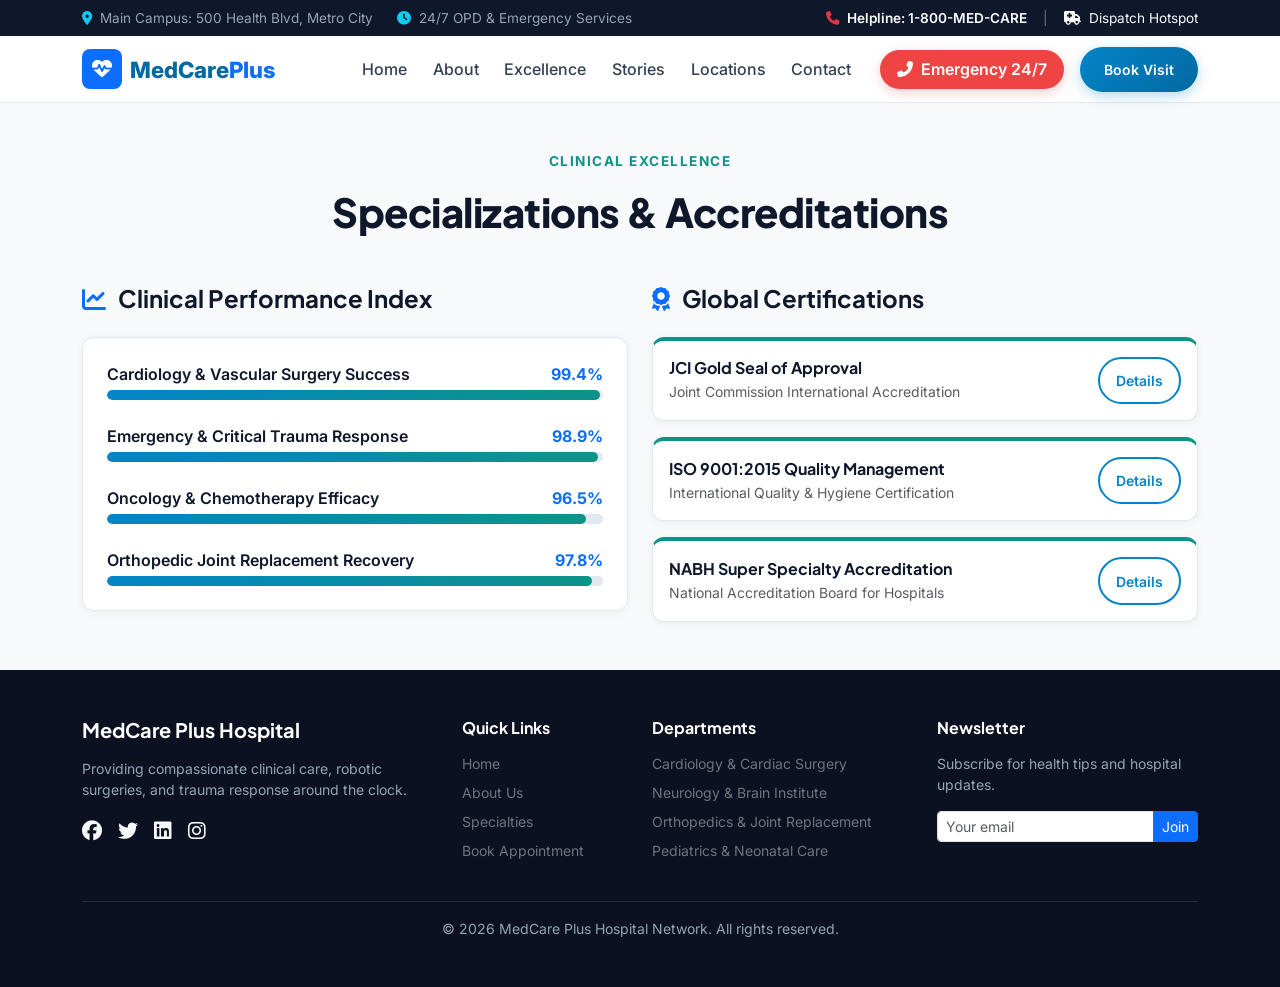
<file: skills.html>
<!DOCTYPE html>
<html lang="en">
<head>
    <meta charset="UTF-8">
    <meta name="viewport" content="width=device-width, initial-scale=1.0">
    <title>MedCare Hospital | Advanced Healthcare & Medical Management</title>
    
    <!-- Google Fonts: Inter & Plus Jakarta Sans -->
    <link rel="preconnect" href="https://fonts.googleapis.com">
    <link rel="preconnect" href="https://fonts.gstatic.com" crossorigin>
    <link href="https://fonts.googleapis.com/css2?family=Plus+Jakarta+Sans:wght@400;500;600;700;800&family=Inter:wght@300;400;500;600;700&display=swap" rel="stylesheet">
    
    <!-- Bootstrap 5.3 CSS CDN -->
    <link href="https://cdn.jsdelivr.net/npm/bootstrap@5.3.2/dist/css/bootstrap.min.css" rel="stylesheet">
    
    <!-- FontAwesome 6 Icons CDN -->
    <link rel="stylesheet" href="https://cdnjs.cloudflare.com/ajax/libs/font-awesome/6.4.2/css/all.min.css">

    <link rel="stylesheet" href="./css/style.css">

</head>
    <body data-bs-spy="scroll" data-bs-target="#mainNavbar" data-bs-offset="100">

        <div class="top-bar py-2 d-none d-md-block">
            <div class="container d-flex justify-content-between align-items-center">
                <div class="d-flex gap-4">
                    <span><i class="fa-solid fa-location-dot text-info me-2"></i>Main Campus: 500 Health Blvd, Metro City</span>
                    <span><i class="fa-solid fa-clock text-info me-2"></i>24/7 OPD & Emergency Services</span>
                </div>
                <div class="d-flex gap-3">
                    <a href="tel:+15552345678" class="text-white text-decoration-none fw-semibold"><i class="fa-solid fa-phone me-1 text-danger"></i> Helpline: 1-800-MED-CARE</a>
                    <span class="text-secondary">|</span>
                    <a href="./contact.html" class="text-light text-decoration-none"><i class="fa-solid fa-ambulance me-1"></i> Dispatch Hotspot</a>
                </div>
            </div>
        </div>

    <nav id="mainNavbar" class="navbar navbar-expand-lg sticky-top navbar-custom">
        <div class="container">
            <a class="navbar-brand d-flex align-items-center gap-2" href="#hero">
                <span class="bg-primary text-white p-2 rounded-3 fs-5 d-inline-flex align-items-center justify-content-center" style="width: 40px; height: 40px;">
                    <i class="fa-solid fa-heart-pulse"></i>
                </span>
                <span>MedCare<span class="text-primary">Plus</span></span>
            </a>
            
            <div class="d-flex align-items-center gap-2 d-lg-none">
                <a href="tel:911" class="btn btn-emergency btn-sm"><i class="fa-solid fa-phone-flip"></i> 24/7</a>
                <button class="navbar-toggler border-0" type="button" data-bs-toggle="collapse" data-bs-target="#navbarContent">
                    <span class="navbar-toggler-icon"></span>
                </button>
            </div>

            <div class="collapse navbar-collapse" id="navbarContent">
                <ul class="navbar-nav ms-auto align-items-center me-lg-3">
                    <li class="nav-item"><a class="nav-link" href="./index.html">Home</a></li>
                    <li class="nav-item"><a class="nav-link" href="./about.html">About</a></li>
                    <li class="nav-item"><a class="nav-link" href="./skills.html">Excellence</a></li>
                    <li class="nav-item"><a class="nav-link" href="./testimonials.html">Stories</a></li>
                    <li class="nav-item"><a class="nav-link" href="./branches.html">Locations</a></li>
                    <li class="nav-item"><a class="nav-link" href="./contact.html">Contact</a></li>
                </ul>
                <div class="d-none d-lg-flex align-items-center gap-2">
                    <a href="./contact.html" class="btn btn-emergency me-2"><i class="fa-solid fa-phone-flip me-1"></i> Emergency 24/7</a>
                    <a href="./booking.html" class="btn btn-primary-med btn-sm px-4">Book Visit</a>
                </div>
            </div>
        </div>
    </nav>

    <section id="skills" class="py-5 bg-light">
        <div class="container">
            <div class="text-center mb-5">
                <p class="section-tag">Clinical Excellence</p>
                <h2 class="section-title display-6">Specializations & Accreditations</h2>
            </div>

            <div class="row gy-5">
                <!-- Departmental Expertise Metrics -->
                <div class="col-lg-6">
                    <h4 class="fw-bold mb-4"><i class="fa-solid fa-chart-line text-primary me-2"></i> Clinical Performance Index</h4>
                    <div class="card-custom p-4">
                        <div class="mb-4">
                            <div class="d-flex justify-content-between mb-1">
                                <span class="fw-semibold">Cardiology & Vascular Surgery Success</span>
                                <span class="fw-bold text-primary">99.4%</span>
                            </div>
                            <div class="progress progress-custom">
                                <div class="progress-bar progress-bar-med" style="width: 99.4%;"></div>
                            </div>
                        </div>
                        <div class="mb-4">
                            <div class="d-flex justify-content-between mb-1">
                                <span class="fw-semibold">Emergency & Critical Trauma Response</span>
                                <span class="fw-bold text-primary">98.9%</span>
                            </div>
                            <div class="progress progress-custom">
                                <div class="progress-bar progress-bar-med" style="width: 98.9%;"></div>
                            </div>
                        </div>
                        <div class="mb-4">
                            <div class="d-flex justify-content-between mb-1">
                                <span class="fw-semibold">Oncology & Chemotherapy Efficacy</span>
                                <span class="fw-bold text-primary">96.5%</span>
                            </div>
                            <div class="progress progress-custom">
                                <div class="progress-bar progress-bar-med" style="width: 96.5%;"></div>
                            </div>
                        </div>
                        <div>
                            <div class="d-flex justify-content-between mb-1">
                                <span class="fw-semibold">Orthopedic Joint Replacement Recovery</span>
                                <span class="fw-bold text-primary">97.8%</span>
                            </div>
                            <div class="progress progress-custom">
                                <div class="progress-bar progress-bar-med" style="width: 97.8%;"></div>
                            </div>
                        </div>
                    </div>
                </div>

                <!-- Verified Accreditations -->
                <div class="col-lg-6">
                    <h4 class="fw-bold mb-4"><i class="fa-solid fa-award text-primary me-2"></i> Global Certifications</h4>
                    <div class="d-flex flex-column gap-3">
                        <div class="card-custom p-3 accreditation-card d-flex align-items-center justify-content-between">
                            <div>
                                <h6 class="fw-bold mb-1">JCI Gold Seal of Approval</h6>
                                <p class="text-muted small mb-0">Joint Commission International Accreditation</p>
                            </div>
                            <button class="btn btn-sm btn-outline-med px-3" onclick="openCertModal('Joint Commission International (JCI)', 'Global Healthcare Quality Standard', 'Valid through 2028', 'JCI-MED-99482')">Details</button>
                        </div>
                        <div class="card-custom p-3 accreditation-card d-flex align-items-center justify-content-between">
                            <div>
                                <h6 class="fw-bold mb-1">ISO 9001:2015 Quality Management</h6>
                                <p class="text-muted small mb-0">International Quality & Hygiene Certification</p>
                            </div>
                            <button class="btn btn-sm btn-outline-med px-3" onclick="openCertModal('ISO 9001:2015 Certification', 'Global Hospital Infrastructure Standard', 'Valid through 2027', 'ISO-9001-MEDCARE')">Details</button>
                        </div>
                        <div class="card-custom p-3 accreditation-card d-flex align-items-center justify-content-between">
                            <div>
                                <h6 class="fw-bold mb-1">NABH Super Specialty Accreditation</h6>
                                <p class="text-muted small mb-0">National Accreditation Board for Hospitals</p>
                            </div>
                            <button class="btn btn-sm btn-outline-med px-3" onclick="openCertModal('NABH Accreditation', 'Patient Safety & Clinical Protocol Standard', 'Valid through 2029', 'NABH-2024-8841')">Details</button>
                        </div>
                    </div>
                </div>
            </div>
        </div>
    </section>

    <footer class="py-5">
        <div class="container">
            <div class="row g-4 mb-4">
                <div class="col-lg-4">
                    <h5 class="text-white fw-bold mb-3">MedCare Plus Hospital</h5>
                    <p class="small">Providing compassionate clinical care, robotic surgeries, and trauma response around the clock.</p>
                    <div class="d-flex gap-3">
                        <a href="#" class="text-light fs-5"><i class="fa-brands fa-facebook"></i></a>
                        <a href="#" class="text-light fs-5"><i class="fa-brands fa-twitter"></i></a>
                        <a href="#" class="text-light fs-5"><i class="fa-brands fa-linkedin"></i></a>
                        <a href="#" class="text-light fs-5"><i class="fa-brands fa-instagram"></i></a>
                    </div>
                </div>
                <div class="col-6 col-lg-2">
                    <h6 class="text-white fw-bold mb-3">Quick Links</h6>
                    <ul class="list-unstyled small d-flex flex-column gap-2">
                        <li><a href="#hero" class="text-secondary text-decoration-none">Home</a></li>
                        <li><a href="#about" class="text-secondary text-decoration-none">About Us</a></li>
                        <li><a href="#skills" class="text-secondary text-decoration-none">Specialties</a></li>
                        <li><a href="#booking" class="text-secondary text-decoration-none">Book Appointment</a></li>
                    </ul>
                </div>
                <div class="col-6 col-lg-3">
                    <h6 class="text-white fw-bold mb-3">Departments</h6>
                    <ul class="list-unstyled small d-flex flex-column gap-2">
                        <li><span class="text-secondary">Cardiology & Cardiac Surgery</span></li>
                        <li><span class="text-secondary">Neurology & Brain Institute</span></li>
                        <li><span class="text-secondary">Orthopedics & Joint Replacement</span></li>
                        <li><span class="text-secondary">Pediatrics & Neonatal Care</span></li>
                    </ul>
                </div>
                <div class="col-lg-3">
                    <h6 class="text-white fw-bold mb-3">Newsletter</h6>
                    <p class="small">Subscribe for health tips and hospital updates.</p>
                    <form onsubmit="event.preventDefault(); alert('Subscribed to health newsletter!');">
                        <div class="input-group">
                            <input type="email" class="form-control form-control-sm" placeholder="Your email" required>
                            <button class="btn btn-primary btn-sm" type="submit">Join</button>
                        </div>
                    </form>
                </div>
            </div>
            <hr class="border-secondary">
            <p class="text-center small mb-0">&copy; 2026 MedCare Plus Hospital Network. All rights reserved.</p>
        </div>
    </footer>

    <!-- Certification Modal -->
    <div class="modal fade" id="certModal" tabindex="-1" aria-hidden="true">
        <div class="modal-dialog modal-dialog-centered">
            <div class="modal-content">
                <div class="modal-header border-0">
                    <h5 class="modal-title fw-bold" id="modalCertTitle">Accreditation Details</h5>
                    <button type="button" class="btn-close" data-bs-dismiss="modal" aria-label="Close"></button>
                </div>
                <div class="modal-body text-center py-4">
                    <i class="fa-solid fa-award text-primary display-3 mb-3"></i>
                    <h5 id="modalCertName" class="fw-bold"></h5>
                    <p id="modalCertCategory" class="text-muted mb-1"></p>
                    <p id="modalCertValidity" class="text-success small fw-semibold mb-3"></p>
                    <div class="p-2 bg-light rounded text-monospace small" id="modalCertCode"></div>
                </div>
                <div class="modal-footer border-0">
                    <button type="button" class="btn btn-secondary btn-sm" data-bs-dismiss="modal">Close</button>
                </div>
            </div>
        </div>
    </div>

    <!-- Appointment Ticket Confirmation Modal -->
    <div class="modal fade" id="ticketModal" tabindex="-1" aria-hidden="true">
        <div class="modal-dialog modal-dialog-centered">
            <div class="modal-content">
                <div class="modal-header bg-primary text-white">
                    <h5 class="modal-title fw-bold"><i class="fa-solid fa-ticket me-2"></i>Appointment Confirmation</h5>
                    <button type="button" class="btn-close btn-close-white" data-bs-dismiss="modal" aria-label="Close"></button>
                </div>
                <div class="modal-body py-4">
                    <div class="text-center mb-4">
                        <i class="fa-solid fa-circle-check text-success display-4 mb-2"></i>
                        <h4 class="fw-bold">Booking Confirmed!</h4>
                        <p class="text-muted small">Your appointment token has been issued.</p>
                    </div>
                    
                    <div class="card bg-light border-0 p-3 mb-3">
                        <div class="d-flex justify-content-between mb-2">
                            <span class="text-muted small">Reference Code:</span>
                            <span class="fw-bold text-primary" id="ticketRef">#MC-892301</span>
                        </div>
                        <div class="d-flex justify-content-between mb-2">
                            <span class="text-muted small">Patient Name:</span>
                            <span class="fw-semibold" id="ticketName">-</span>
                        </div>
                        <div class="d-flex justify-content-between mb-2">
                            <span class="text-muted small">Doctor:</span>
                            <span class="fw-semibold" id="ticketDoctor">-</span>
                        </div>
                        <div class="d-flex justify-content-between">
                            <span class="text-muted small">Date:</span>
                            <span class="fw-semibold" id="ticketDate">-</span>
                        </div>
                    </div>

                    <p class="small text-muted text-center mb-0">Please arrive 15 minutes prior to your scheduled slot with your identification document.</p>
                </div>
                <div class="modal-footer">
                    <button type="button" class="btn btn-primary btn-sm w-100" data-bs-dismiss="modal">Close & Save Ticket</button>
                </div>
            </div>
        </div>
    </div>

    <!-- Bootstrap 5 JS Bundle CDN -->
    <script src="https://cdn.jsdelivr.net/npm/bootstrap@5.3.2/dist/js/bootstrap.bundle.min.js"></script>

    <script src="./js/main.js"></script>
</body>
</html>
</file>
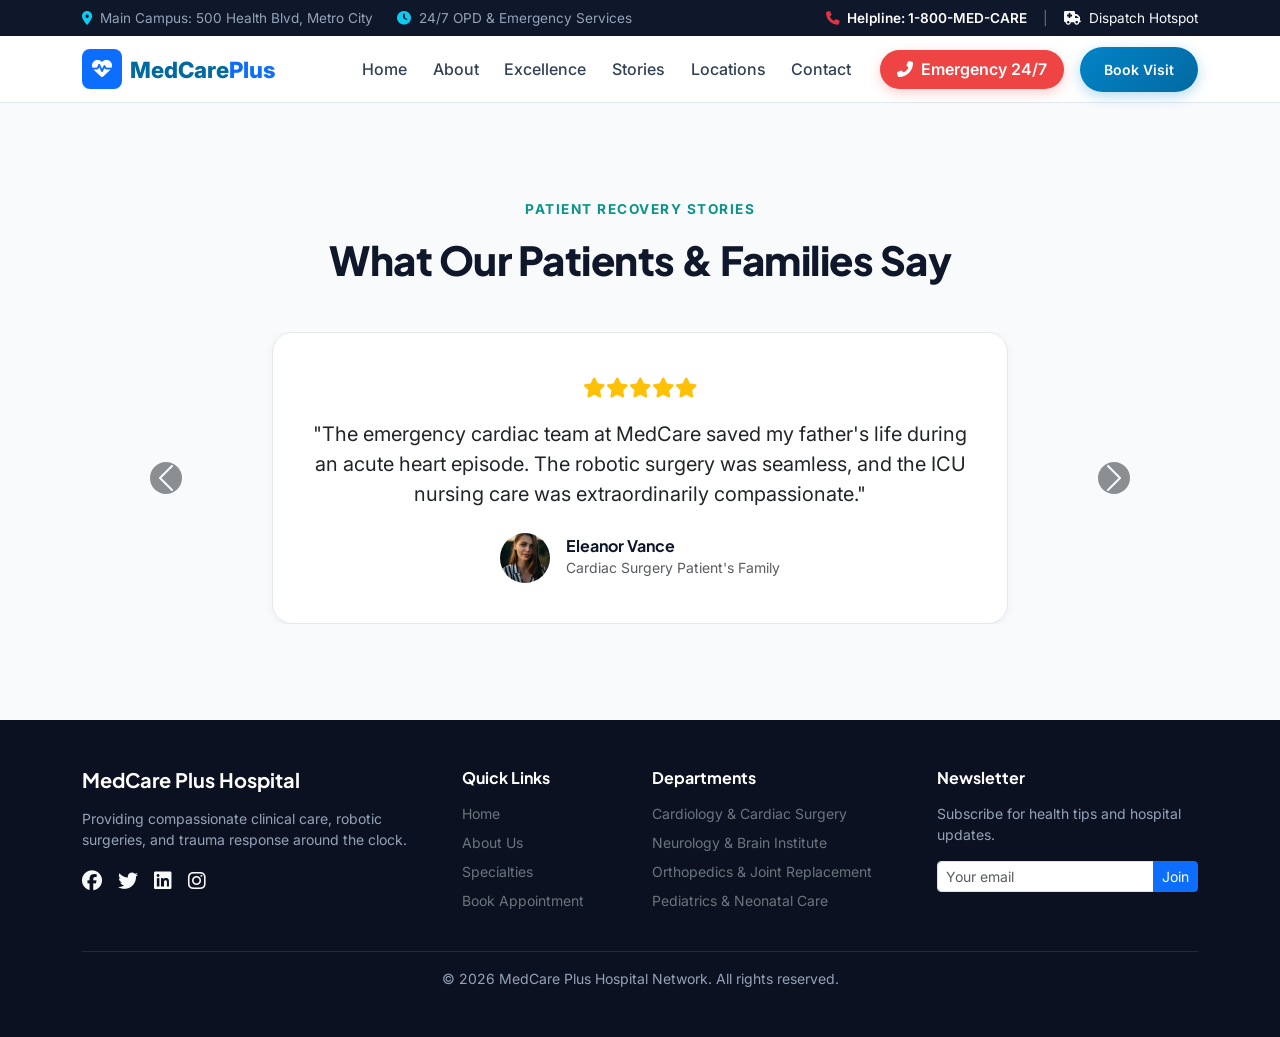
<file: testimonials.html>
<!DOCTYPE html>
<html lang="en">
<head>
    <meta charset="UTF-8">
    <meta name="viewport" content="width=device-width, initial-scale=1.0">
    <title>MedCare Hospital | Advanced Healthcare & Medical Management</title>
    
    <!-- Google Fonts: Inter & Plus Jakarta Sans -->
    <link rel="preconnect" href="https://fonts.googleapis.com">
    <link rel="preconnect" href="https://fonts.gstatic.com" crossorigin>
    <link href="https://fonts.googleapis.com/css2?family=Plus+Jakarta+Sans:wght@400;500;600;700;800&family=Inter:wght@300;400;500;600;700&display=swap" rel="stylesheet">
    
    <!-- Bootstrap 5.3 CSS CDN -->
    <link href="https://cdn.jsdelivr.net/npm/bootstrap@5.3.2/dist/css/bootstrap.min.css" rel="stylesheet">
    
    <!-- FontAwesome 6 Icons CDN -->
    <link rel="stylesheet" href="https://cdnjs.cloudflare.com/ajax/libs/font-awesome/6.4.2/css/all.min.css">

    <link rel="stylesheet" href="./css/style.css">

</head>
    <body data-bs-spy="scroll" data-bs-target="#mainNavbar" data-bs-offset="100">

        <div class="top-bar py-2 d-none d-md-block">
            <div class="container d-flex justify-content-between align-items-center">
                <div class="d-flex gap-4">
                    <span><i class="fa-solid fa-location-dot text-info me-2"></i>Main Campus: 500 Health Blvd, Metro City</span>
                    <span><i class="fa-solid fa-clock text-info me-2"></i>24/7 OPD & Emergency Services</span>
                </div>
                <div class="d-flex gap-3">
                    <a href="tel:+15552345678" class="text-white text-decoration-none fw-semibold"><i class="fa-solid fa-phone me-1 text-danger"></i> Helpline: 1-800-MED-CARE</a>
                    <span class="text-secondary">|</span>
                    <a href="./contact.html" class="text-light text-decoration-none"><i class="fa-solid fa-ambulance me-1"></i> Dispatch Hotspot</a>
                </div>
            </div>
        </div>

    <nav id="mainNavbar" class="navbar navbar-expand-lg sticky-top navbar-custom">
        <div class="container">
            <a class="navbar-brand d-flex align-items-center gap-2" href="#hero">
                <span class="bg-primary text-white p-2 rounded-3 fs-5 d-inline-flex align-items-center justify-content-center" style="width: 40px; height: 40px;">
                    <i class="fa-solid fa-heart-pulse"></i>
                </span>
                <span>MedCare<span class="text-primary">Plus</span></span>
            </a>
            
            <div class="d-flex align-items-center gap-2 d-lg-none">
                <a href="tel:911" class="btn btn-emergency btn-sm"><i class="fa-solid fa-phone-flip"></i> 24/7</a>
                <button class="navbar-toggler border-0" type="button" data-bs-toggle="collapse" data-bs-target="#navbarContent">
                    <span class="navbar-toggler-icon"></span>
                </button>
            </div>

            <div class="collapse navbar-collapse" id="navbarContent">
                <ul class="navbar-nav ms-auto align-items-center me-lg-3">
                    <li class="nav-item"><a class="nav-link" href="./index.html">Home</a></li>
                    <li class="nav-item"><a class="nav-link" href="./about.html">About</a></li>
                    <li class="nav-item"><a class="nav-link" href="./skills.html">Excellence</a></li>
                    <li class="nav-item"><a class="nav-link" href="./testimonials.html">Stories</a></li>
                    <li class="nav-item"><a class="nav-link" href="./branches.html">Locations</a></li>
                    <li class="nav-item"><a class="nav-link" href="./contact.html">Contact</a></li>
                </ul>
                <div class="d-none d-lg-flex align-items-center gap-2">
                    <a href="./contact.html" class="btn btn-emergency me-2"><i class="fa-solid fa-phone-flip me-1"></i> Emergency 24/7</a>
                    <a href="./booking.html" class="btn btn-primary-med btn-sm px-4">Book Visit</a>
                </div>
            </div>
        </div>
    </nav>

    <section id="testimonials" class="py-5 my-5">
        <div class="container">
            <div class="text-center mb-5">
                <p class="section-tag">Patient Recovery Stories</p>
                <h2 class="section-title display-6">What Our Patients & Families Say</h2>
            </div>

            <div id="testimonialCarousel" class="carousel slide" data-bs-ride="carousel">
                <div class="carousel-inner">
                    <div class="carousel-item active">
                        <div class="row justify-content-center">
                            <div class="col-lg-8">
                                <div class="testimonial-card text-center">
                                    <div class="text-warning fs-5 mb-3">
                                        <i class="fa-solid fa-star"></i><i class="fa-solid fa-star"></i><i class="fa-solid fa-star"></i><i class="fa-solid fa-star"></i><i class="fa-solid fa-star"></i>
                                    </div>
                                    <p class="fs-5 italic text-dark mb-4">"The emergency cardiac team at MedCare saved my father's life during an acute heart episode. The robotic surgery was seamless, and the ICU nursing care was extraordinarily compassionate."</p>
                                    <div class="d-flex align-items-center justify-content-center gap-3">
                                        <img src="./images/eleanor.avif" alt="Patient Relative" class="rounded-circle" style="width: 50px; height: 50px; object-fit: cover;">
                                        <div class="text-start">
                                            <h6 class="fw-bold mb-0">Eleanor Vance</h6>
                                            <small class="text-muted">Cardiac Surgery Patient's Family</small>
                                        </div>
                                    </div>
                                </div>
                            </div>
                        </div>
                    </div>

                    <div class="carousel-item">
                        <div class="row justify-content-center">
                            <div class="col-lg-8">
                                <div class="testimonial-card text-center">
                                    <div class="text-warning fs-5 mb-3">
                                        <i class="fa-solid fa-star"></i><i class="fa-solid fa-star"></i><i class="fa-solid fa-star"></i><i class="fa-solid fa-star"></i><i class="fa-solid fa-star"></i>
                                    </div>
                                    <p class="fs-5 italic text-dark mb-4">"Booking an appointment online was smooth and effortless. Dr. Smith took ample time to explain my orthopedic surgery plan. Recovery was far faster than expected."</p>
                                    <div class="d-flex align-items-center justify-content-center gap-3">
                                        <img src="./images/david.avif" alt="Patient" class="rounded-circle" style="width: 50px; height: 50px; object-fit: cover;">
                                        <div class="text-start">
                                            <h6 class="fw-bold mb-0">David Miller</h6>
                                            <small class="text-muted">Orthopedic Rehabilitation Patient</small>
                                        </div>
                                    </div>
                                </div>
                            </div>
                        </div>
                    </div>
                </div>

                <button class="carousel-control-prev" type="button" data-bs-target="#testimonialCarousel" data-bs-slide="prev">
                    <span class="carousel-control-prev-icon bg-dark rounded-circle p-3" aria-hidden="true"></span>
                    <span class="visually-hidden">Previous</span>
                </button>
                <button class="carousel-control-next" type="button" data-bs-target="#testimonialCarousel" data-bs-slide="next">
                    <span class="carousel-control-next-icon bg-dark rounded-circle p-3" aria-hidden="true"></span>
                    <span class="visually-hidden">Next</span>
                </button>
            </div>
        </div>
    </section>

    <footer class="py-5">
        <div class="container">
            <div class="row g-4 mb-4">
                <div class="col-lg-4">
                    <h5 class="text-white fw-bold mb-3">MedCare Plus Hospital</h5>
                    <p class="small">Providing compassionate clinical care, robotic surgeries, and trauma response around the clock.</p>
                    <div class="d-flex gap-3">
                        <a href="#" class="text-light fs-5"><i class="fa-brands fa-facebook"></i></a>
                        <a href="#" class="text-light fs-5"><i class="fa-brands fa-twitter"></i></a>
                        <a href="#" class="text-light fs-5"><i class="fa-brands fa-linkedin"></i></a>
                        <a href="#" class="text-light fs-5"><i class="fa-brands fa-instagram"></i></a>
                    </div>
                </div>
                <div class="col-6 col-lg-2">
                    <h6 class="text-white fw-bold mb-3">Quick Links</h6>
                    <ul class="list-unstyled small d-flex flex-column gap-2">
                        <li><a href="#hero" class="text-secondary text-decoration-none">Home</a></li>
                        <li><a href="#about" class="text-secondary text-decoration-none">About Us</a></li>
                        <li><a href="#skills" class="text-secondary text-decoration-none">Specialties</a></li>
                        <li><a href="#booking" class="text-secondary text-decoration-none">Book Appointment</a></li>
                    </ul>
                </div>
                <div class="col-6 col-lg-3">
                    <h6 class="text-white fw-bold mb-3">Departments</h6>
                    <ul class="list-unstyled small d-flex flex-column gap-2">
                        <li><span class="text-secondary">Cardiology & Cardiac Surgery</span></li>
                        <li><span class="text-secondary">Neurology & Brain Institute</span></li>
                        <li><span class="text-secondary">Orthopedics & Joint Replacement</span></li>
                        <li><span class="text-secondary">Pediatrics & Neonatal Care</span></li>
                    </ul>
                </div>
                <div class="col-lg-3">
                    <h6 class="text-white fw-bold mb-3">Newsletter</h6>
                    <p class="small">Subscribe for health tips and hospital updates.</p>
                    <form onsubmit="event.preventDefault(); alert('Subscribed to health newsletter!');">
                        <div class="input-group">
                            <input type="email" class="form-control form-control-sm" placeholder="Your email" required>
                            <button class="btn btn-primary btn-sm" type="submit">Join</button>
                        </div>
                    </form>
                </div>
            </div>
            <hr class="border-secondary">
            <p class="text-center small mb-0">&copy; 2026 MedCare Plus Hospital Network. All rights reserved.</p>
        </div>
    </footer>

    <!-- Certification Modal -->
    <div class="modal fade" id="certModal" tabindex="-1" aria-hidden="true">
        <div class="modal-dialog modal-dialog-centered">
            <div class="modal-content">
                <div class="modal-header border-0">
                    <h5 class="modal-title fw-bold" id="modalCertTitle">Accreditation Details</h5>
                    <button type="button" class="btn-close" data-bs-dismiss="modal" aria-label="Close"></button>
                </div>
                <div class="modal-body text-center py-4">
                    <i class="fa-solid fa-award text-primary display-3 mb-3"></i>
                    <h5 id="modalCertName" class="fw-bold"></h5>
                    <p id="modalCertCategory" class="text-muted mb-1"></p>
                    <p id="modalCertValidity" class="text-success small fw-semibold mb-3"></p>
                    <div class="p-2 bg-light rounded text-monospace small" id="modalCertCode"></div>
                </div>
                <div class="modal-footer border-0">
                    <button type="button" class="btn btn-secondary btn-sm" data-bs-dismiss="modal">Close</button>
                </div>
            </div>
        </div>
    </div>

    <!-- Appointment Ticket Confirmation Modal -->
    <div class="modal fade" id="ticketModal" tabindex="-1" aria-hidden="true">
        <div class="modal-dialog modal-dialog-centered">
            <div class="modal-content">
                <div class="modal-header bg-primary text-white">
                    <h5 class="modal-title fw-bold"><i class="fa-solid fa-ticket me-2"></i>Appointment Confirmation</h5>
                    <button type="button" class="btn-close btn-close-white" data-bs-dismiss="modal" aria-label="Close"></button>
                </div>
                <div class="modal-body py-4">
                    <div class="text-center mb-4">
                        <i class="fa-solid fa-circle-check text-success display-4 mb-2"></i>
                        <h4 class="fw-bold">Booking Confirmed!</h4>
                        <p class="text-muted small">Your appointment token has been issued.</p>
                    </div>
                    
                    <div class="card bg-light border-0 p-3 mb-3">
                        <div class="d-flex justify-content-between mb-2">
                            <span class="text-muted small">Reference Code:</span>
                            <span class="fw-bold text-primary" id="ticketRef">#MC-892301</span>
                        </div>
                        <div class="d-flex justify-content-between mb-2">
                            <span class="text-muted small">Patient Name:</span>
                            <span class="fw-semibold" id="ticketName">-</span>
                        </div>
                        <div class="d-flex justify-content-between mb-2">
                            <span class="text-muted small">Doctor:</span>
                            <span class="fw-semibold" id="ticketDoctor">-</span>
                        </div>
                        <div class="d-flex justify-content-between">
                            <span class="text-muted small">Date:</span>
                            <span class="fw-semibold" id="ticketDate">-</span>
                        </div>
                    </div>

                    <p class="small text-muted text-center mb-0">Please arrive 15 minutes prior to your scheduled slot with your identification document.</p>
                </div>
                <div class="modal-footer">
                    <button type="button" class="btn btn-primary btn-sm w-100" data-bs-dismiss="modal">Close & Save Ticket</button>
                </div>
            </div>
        </div>
    </div>

    <!-- Bootstrap 5 JS Bundle CDN -->
    <script src="https://cdn.jsdelivr.net/npm/bootstrap@5.3.2/dist/js/bootstrap.bundle.min.js"></script>

    <script src="./js/main.js"></script>
</body>
</html>
</file>
<file: css/style.css>
:root {
            --primary-blue: #0284c7;
            --primary-dark: #0369a1;
            --teal-accent: #0d9488;
            --teal-light: #ccfbf1;
            --medical-cyan: #06b6d4;
            --bg-light: #f8fafc;
            --card-bg: #ffffff;
            --text-dark: #0f172a;
            --text-muted: #64748b;
            --emergency-red: #ef4444;
            --border-radius: 0.75rem;
            --shadow-sm: 0 2px 8px rgba(15, 23, 42, 0.05);
            --shadow-md: 0 8px 24px rgba(15, 23, 42, 0.08);
            --shadow-lg: 0 16px 32px rgba(15, 23, 42, 0.12);
        }

        body {
            font-family: 'Inter', sans-serif;
            color: var(--text-dark);
            background-color: var(--bg-light);
            overflow-x: hidden;
            scroll-behavior: smooth;
        }

        h1, h2, h3, h4, h5, h6, .font-heading {
            font-family: 'Plus Jakarta Sans', sans-serif;
        }

        .top-bar {
            background-color: #0f172a;
            color: #94a3b8;
            font-size: 0.85rem;
        }

        .navbar-custom {
            background: rgba(255, 255, 255, 0.95);
            backdrop-filter: blur(12px);
            border-bottom: 1px solid #e2e8f0;
            transition: all 0.3s ease;
        }

        .navbar-brand {
            font-weight: 800;
            color: var(--primary-dark);
            font-size: 1.4rem;
        }

        .nav-link {
            font-weight: 500;
            color: #334155;
            padding: 0.5rem 0.8rem !important;
            transition: color 0.2s ease;
        }

        .nav-link:hover, .nav-link.active {
            color: var(--primary-blue) !important;
        }

        .btn-emergency {
            background-color: var(--emergency-red);
            color: white;
            font-weight: 600;
            border-radius: 50rem;
            padding: 0.4rem 1rem;
            box-shadow: 0 4px 12px rgba(239, 68, 68, 0.25);
            animation: pulse-red 2s infinite;
        }

        .btn-emergency:hover {
            background-color: #dc2626;
            color: white;
        }

        @keyframes pulse-red {
            0% { box-shadow: 0 0 0 0 rgba(239, 68, 68, 0.4); }
            70% { box-shadow: 0 0 0 10px rgba(239, 68, 68, 0); }
            100% { box-shadow: 0 0 0 0 rgba(239, 68, 68, 0); }
        }

        .hero-section {
            padding-top: 5rem;
            padding-bottom: 5rem;
            background: radial-gradient(circle at 90% 10%, rgba(14, 165, 233, 0.12) 0%, rgba(13, 148, 136, 0.05) 50%, rgba(248, 250, 252, 1) 100%);
            position: relative;
        }

        .hero-img-container {
            position: relative;
            display: inline-block;
        }

        .hero-img {
            border-radius: 1.5rem;
            box-shadow: var(--shadow-lg);
            width: 100%;
            max-width: 520px;
            object-fit: cover;
        }

        .hero-badge-float {
            position: absolute;
            background: white;
            padding: 0.85rem 1.25rem;
            border-radius: 1rem;
            box-shadow: var(--shadow-md);
            border: 1px solid #f1f5f9;
        }

        .badge-pos-1 {
            top: 8%;
            left: -20px;
            animation: floatSlow 4s ease-in-out infinite;
        }

        .badge-pos-2 {
            bottom: 8%;
            right: -20px;
            animation: floatSlow 4s ease-in-out infinite 2s;
        }

        @keyframes floatSlow {
            0%, 100% { transform: translateY(0); }
            50% { transform: translateY(-8px); }
        }

        .btn-primary-med {
            background: linear-gradient(135deg, var(--primary-blue), var(--primary-dark));
            color: white;
            font-weight: 600;
            padding: 0.75rem 1.8rem;
            border-radius: 50rem;
            border: none;
            box-shadow: 0 4px 14px rgba(2, 132, 199, 0.3);
            transition: all 0.3s ease;
        }

        .btn-primary-med:hover {
            transform: translateY(-2px);
            box-shadow: 0 6px 20px rgba(2, 132, 199, 0.4);
            color: white;
        }

        .btn-outline-med {
            border: 2px solid var(--primary-blue);
            color: var(--primary-blue);
            font-weight: 600;
            padding: 0.7rem 1.8rem;
            border-radius: 50rem;
            background: transparent;
            transition: all 0.3s ease;
        }

        .btn-outline-med:hover {
            background: var(--primary-blue);
            color: white;
        }

        .section-tag {
            color: var(--teal-accent);
            font-weight: 700;
            text-transform: uppercase;
            font-size: 0.85rem;
            letter-spacing: 1.5px;
        }

        .section-title {
            font-weight: 800;
            color: var(--text-dark);
            letter-spacing: -0.5px;
        }

        .card-custom {
            background: var(--card-bg);
            border: 1px solid #e2e8f0;
            border-radius: var(--border-radius);
            box-shadow: var(--shadow-sm);
            transition: all 0.3s ease;
        }

        .card-custom:hover {
            transform: translateY(-4px);
            box-shadow: var(--shadow-md);
            border-color: #cbd5e1;
        }

        .progress-custom {
            height: 10px;
            border-radius: 10px;
            background-color: #e2e8f0;
        }

        .progress-bar-med {
            background: linear-gradient(90deg, var(--primary-blue), var(--teal-accent));
            border-radius: 10px;
        }

        .accreditation-card {
            border-top: 4px solid var(--teal-accent);
        }

        .testimonial-card {
            background: white;
            border-radius: 1.25rem;
            padding: 2.5rem;
            border: 1px solid #e2e8f0;
            box-shadow: var(--shadow-sm);
        }

        .live-dot {
            width: 10px;
            height: 10px;
            background-color: #22c55e;
            border-radius: 50%;
            display: inline-block;
            box-shadow: 0 0 0 4px rgba(34, 197, 94, 0.2);
            animation: pulse-green 2s infinite;
        }

        @keyframes pulse-green {
            0% { box-shadow: 0 0 0 0 rgba(34, 197, 94, 0.4); }
            70% { box-shadow: 0 0 0 8px rgba(34, 197, 94, 0); }
            100% { box-shadow: 0 0 0 0 rgba(34, 197, 94, 0); }
        }

        .booking-card {
            background: linear-gradient(145deg, #0f172a, #1e293b);
            color: white;
            border-radius: 1.5rem;
            box-shadow: var(--shadow-lg);
        }

        .form-control-med, .form-select-med {
            background-color: rgba(255, 255, 255, 0.08);
            border: 1px solid rgba(255, 255, 255, 0.2);
            color: white;
            padding: 0.75rem 1rem;
            border-radius: 0.5rem;
        }

        .form-control-med:focus, .form-select-med:focus {
            background-color: rgba(255, 255, 255, 0.15);
            border-color: var(--medical-cyan);
            color: white;
            box-shadow: none;
        }

        .form-control-med::placeholder {
            color: #94a3b8;
        }

        .form-select-med option {
            background-color: #0f172a;
            color: white;
        }

        footer {
            background-color: #0b1120;
            color: #94a3b8;
        }

        @media (max-width: 991px) {
            .badge-pos-1, .badge-pos-2 {
                display: none;
            }
        }
</file>
